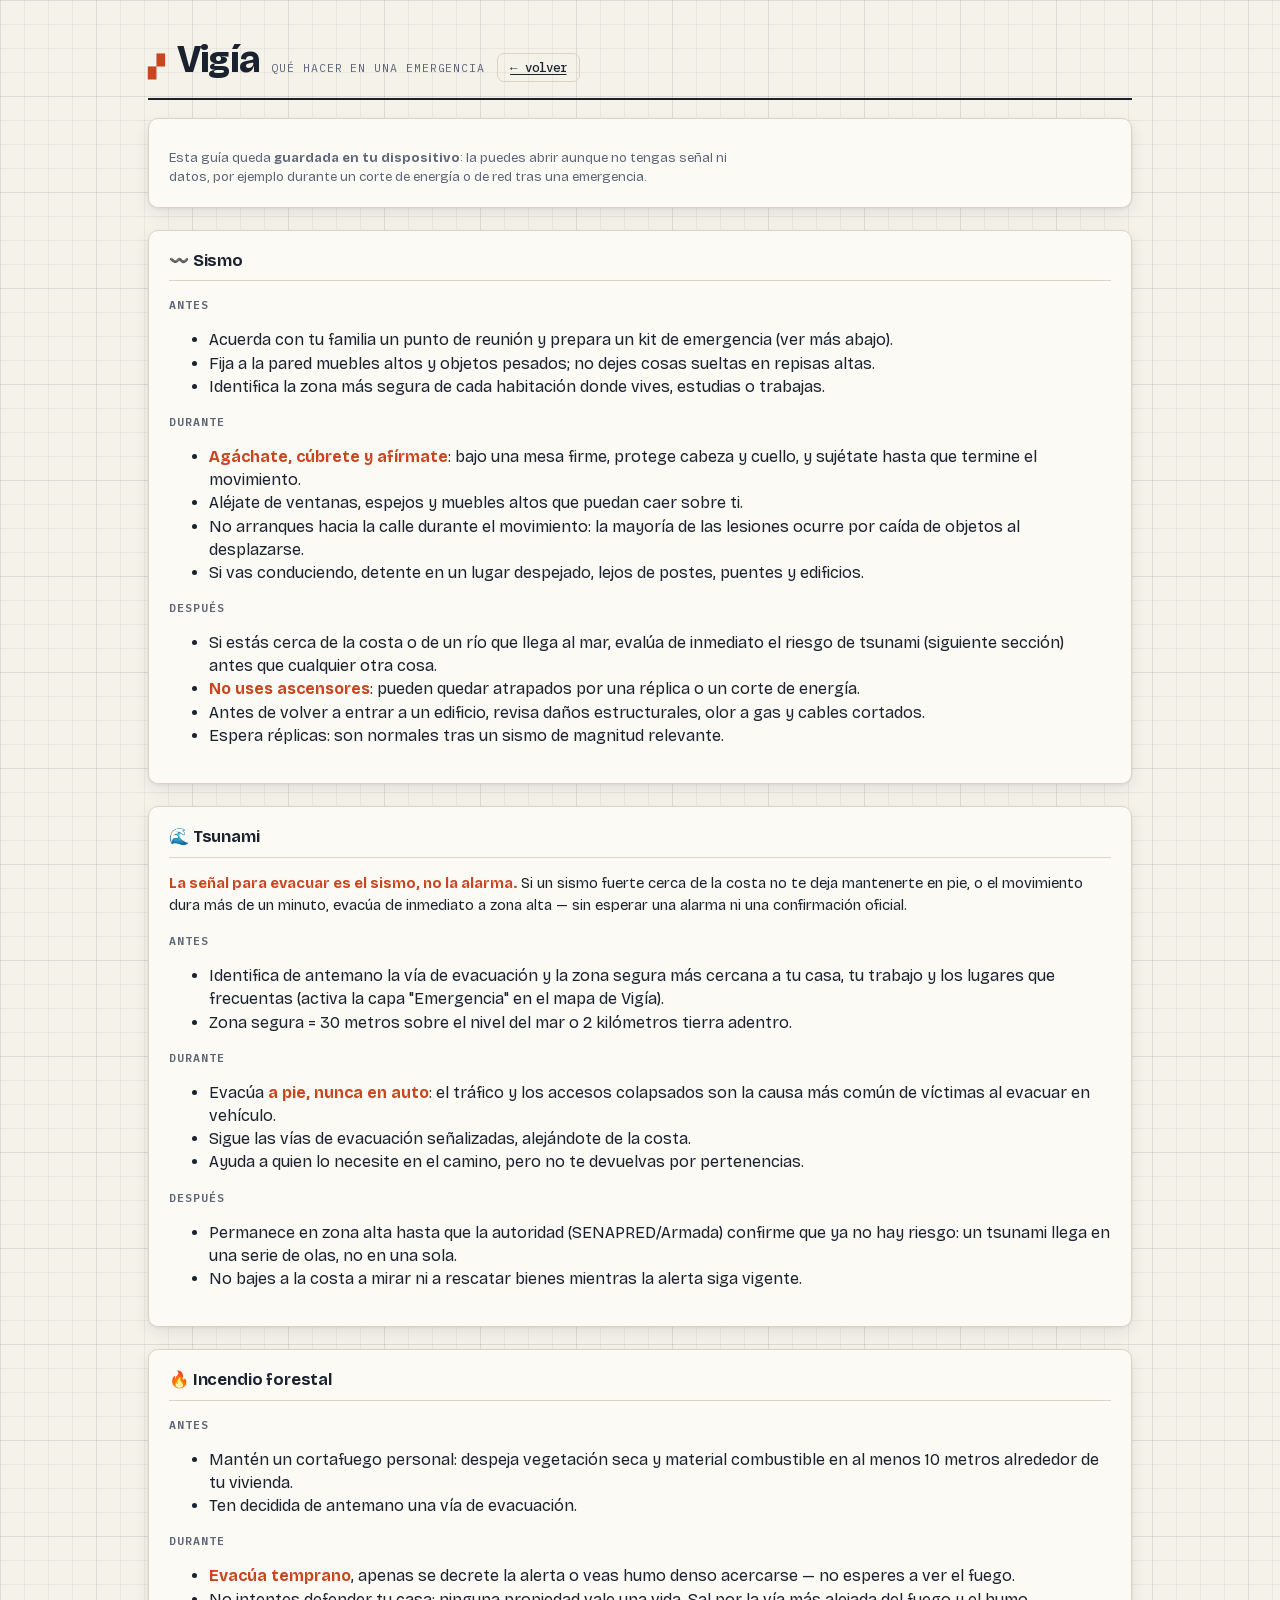
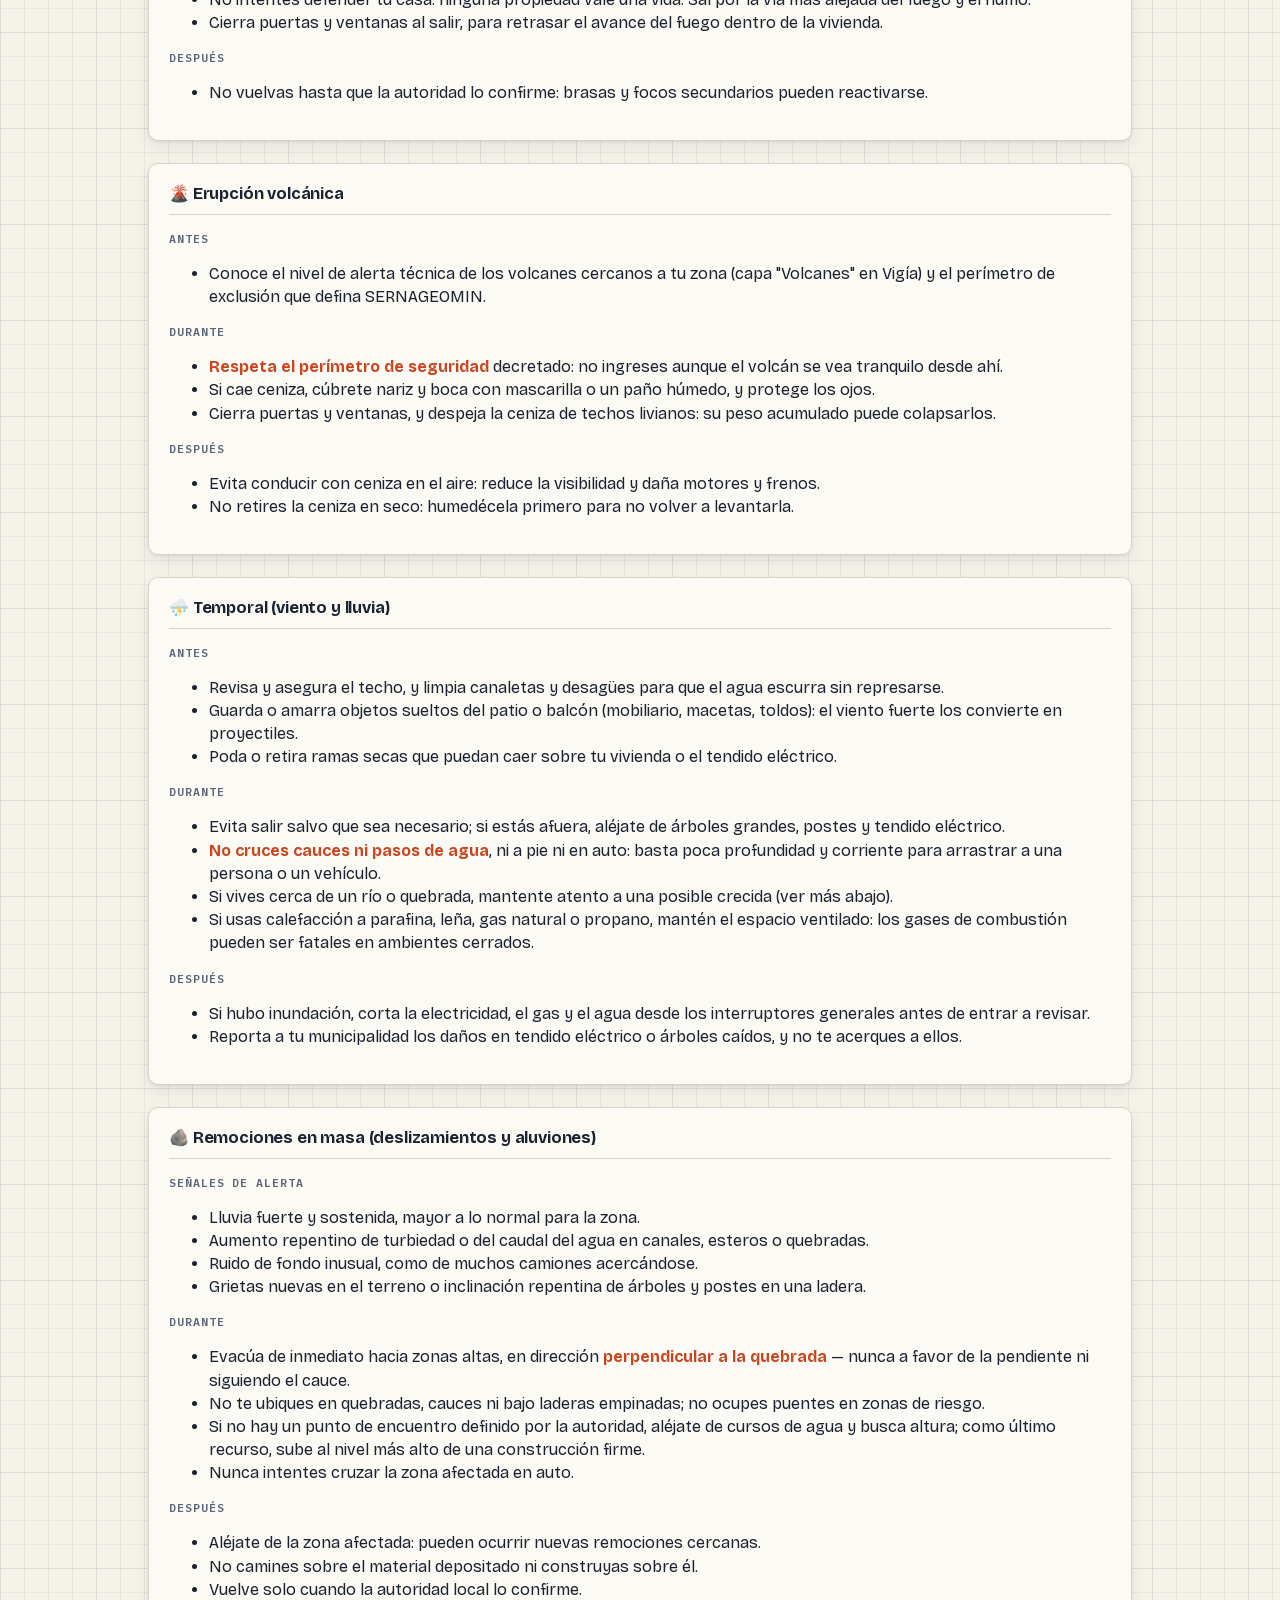
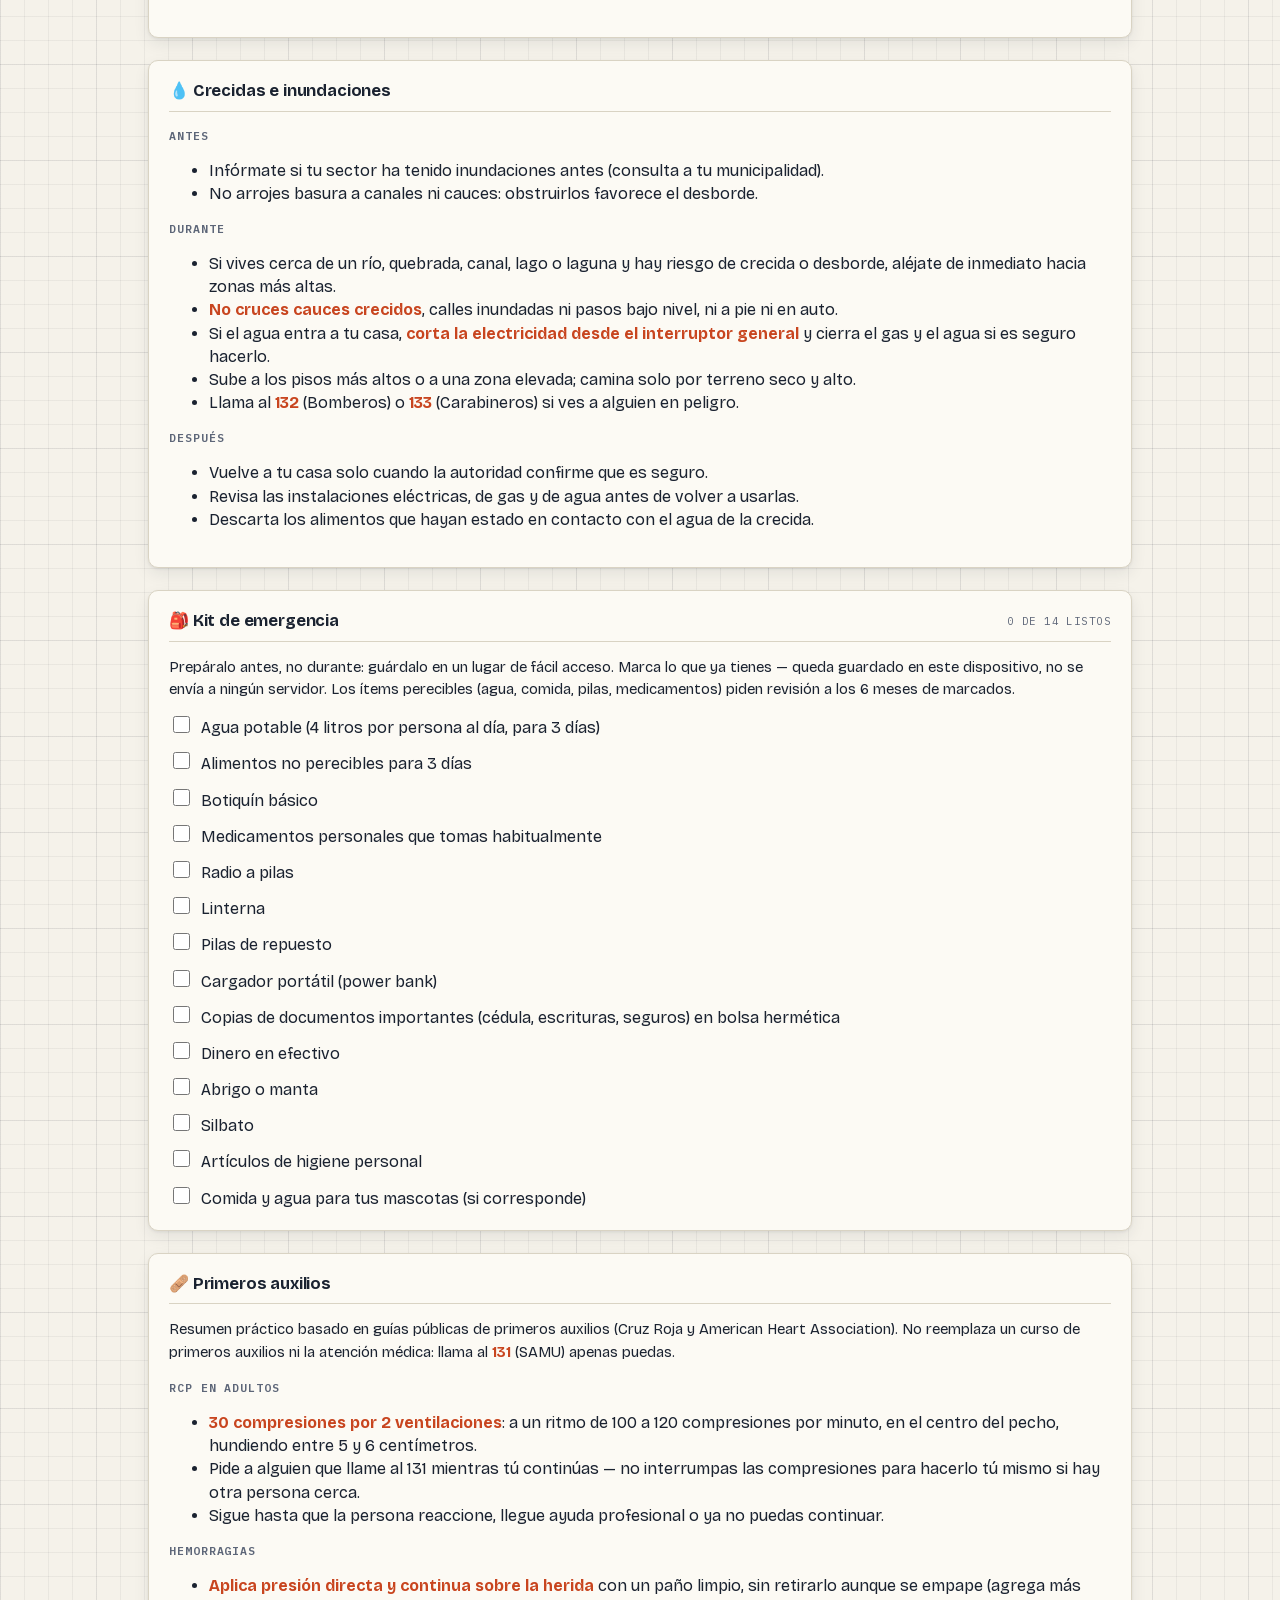
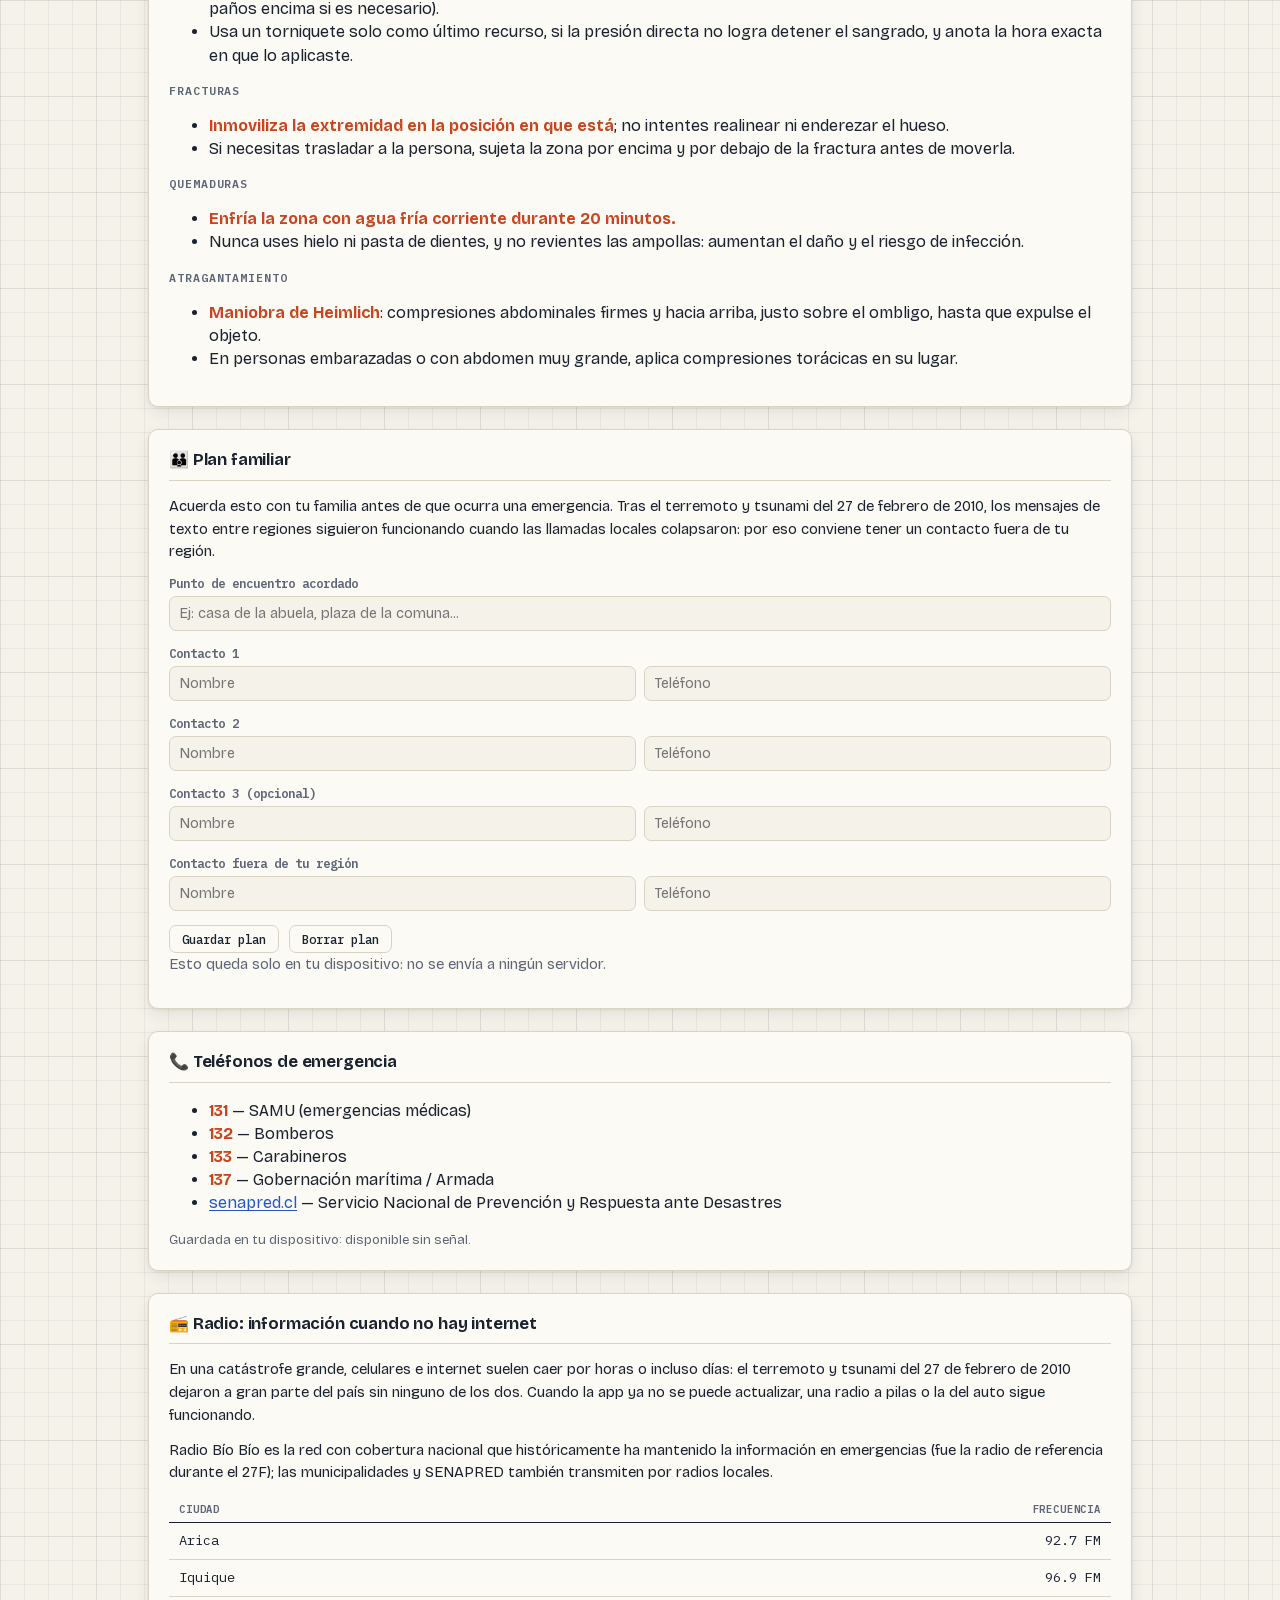
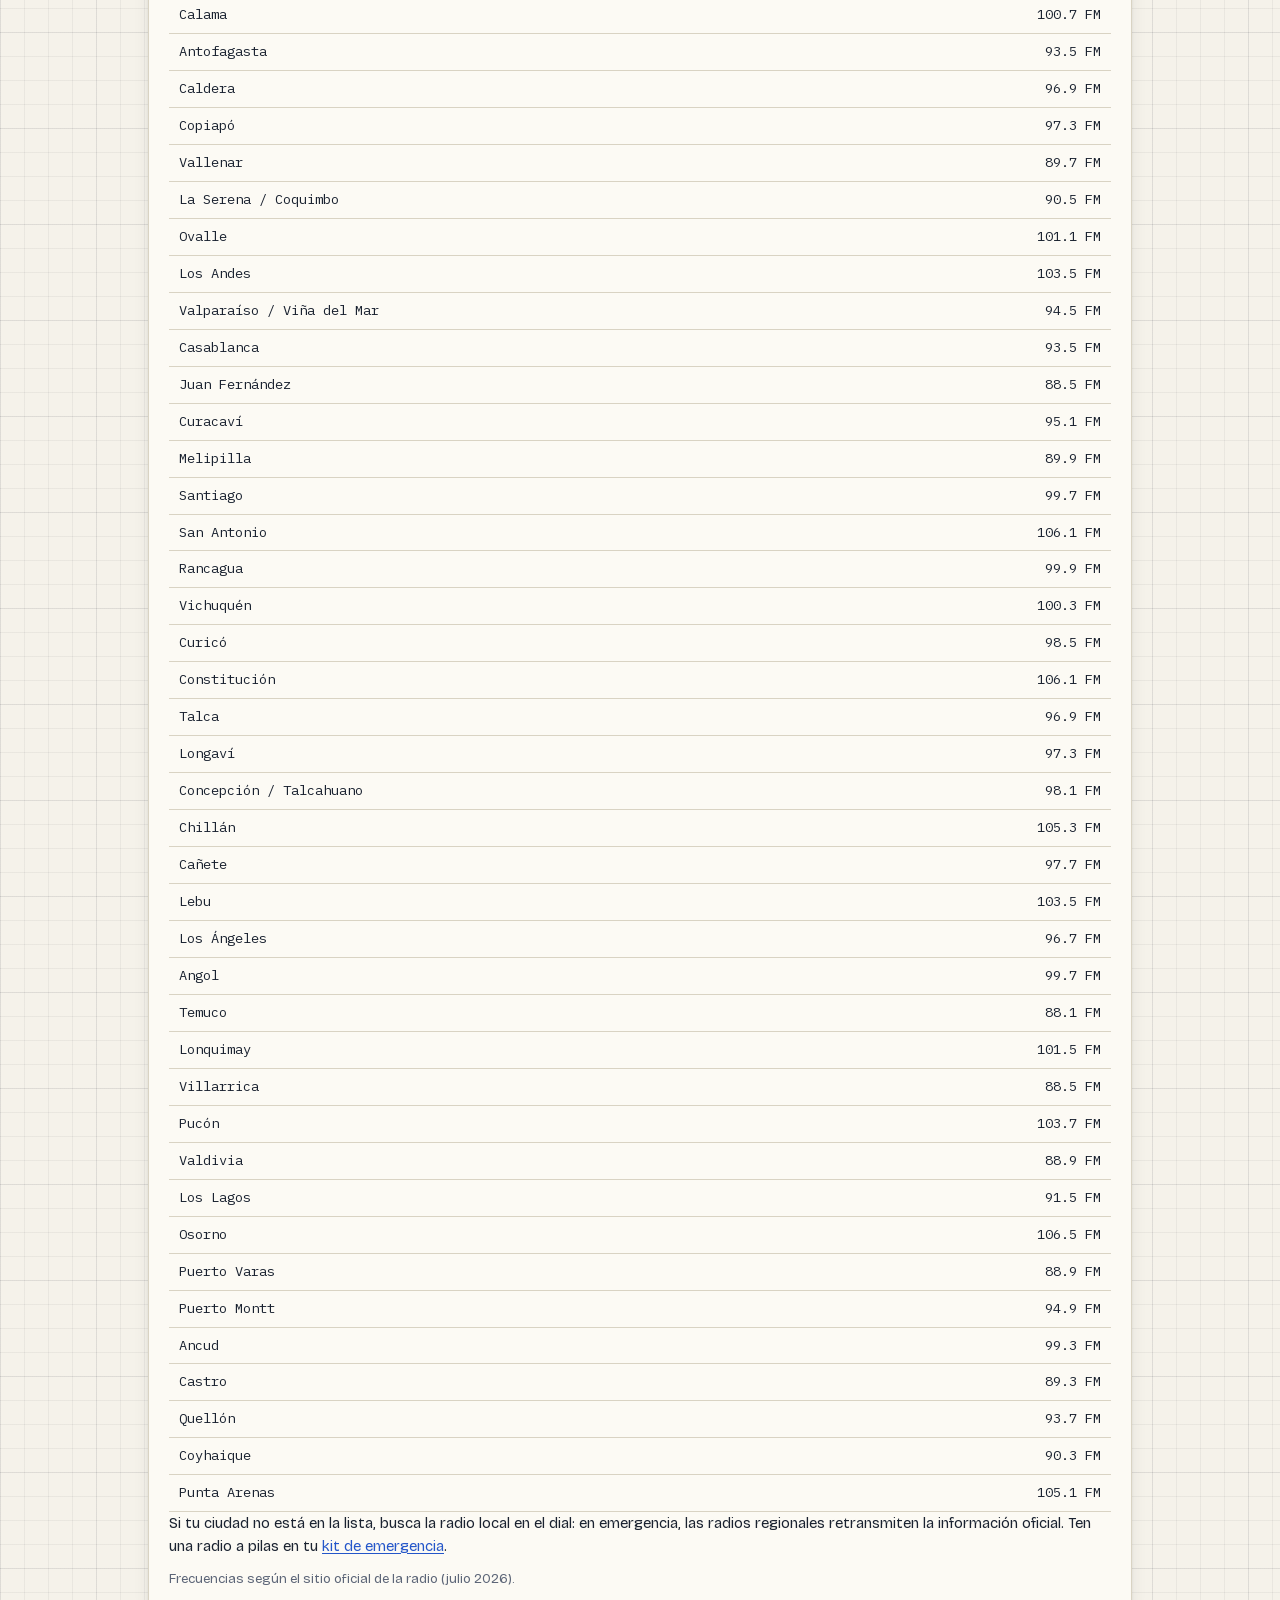
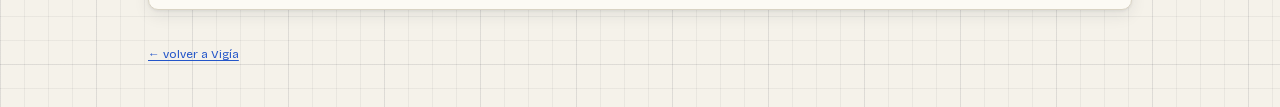
<file: web/emergencia.html>
<!DOCTYPE html>
<html lang="es">
<head>
  <meta charset="utf-8">
  <meta name="viewport" content="width=device-width, initial-scale=1.0, viewport-fit=cover">
  <meta name="color-scheme" content="light dark">
  <meta name="description" content="Guía de emergencia: qué hacer antes, durante y después de un sismo, tsunami, incendio forestal, erupción volcánica, temporal, remoción en masa o crecida de río en Chile. Disponible sin conexión.">
  <meta name="theme-color" media="(prefers-color-scheme: light)" content="#f5f2ea">
  <meta name="theme-color" media="(prefers-color-scheme: dark)" content="#0b111d">
  <link rel="canonical" href="https://vigia.cavara.cl/emergencia.html">
  <!-- Vista previa al compartir el link (Open Graph + Twitter Card) -->
  <meta property="og:type" content="website">
  <meta property="og:site_name" content="Vigía">
  <meta property="og:title" content="Qué hacer en una emergencia — Vigía">
  <meta property="og:description" content="Guía de emergencia para Chile: qué hacer antes, durante y después de un sismo, tsunami, incendio forestal, erupción volcánica, temporal, remoción en masa o crecida de río. Disponible sin conexión.">
  <meta property="og:url" content="https://vigia.cavara.cl/emergencia.html">
  <meta property="og:image" content="https://vigia.cavara.cl/icons/icon-512.png">
  <meta property="og:locale" content="es_CL">
  <meta name="twitter:card" content="summary">
  <title>Qué hacer en una emergencia — Vigía</title>
  <link rel="manifest" href="manifest.webmanifest">
  <link rel="icon" href="icons/icon-192.png" type="image/png">
  <link rel="apple-touch-icon" href="icons/icon-192.png">
  <link rel="stylesheet" href="fonts/fonts.css">
  <script src="theme.js?v=1"></script>
  <link rel="stylesheet" href="app.css?v=105">
  <style>
    /* Checklist del kit y formulario del plan familiar: propios de esta
       página (liviana, sin app.js) — reutilizan las variables de app.css. */
    .kit-list { list-style: none; margin: 12px 0 0; padding: 0; display: grid; gap: 10px; }
    .kit-item { display: flex; align-items: baseline; justify-content: space-between; gap: 10px; flex-wrap: wrap; }
    .kit-item label { display: flex; align-items: baseline; gap: 8px; cursor: pointer; }
    .kit-item input[type="checkbox"] { width: 17px; height: 17px; flex: 0 0 auto; accent-color: var(--accent); }
    .kit-fecha { font: 400 0.72rem var(--font-mono); color: var(--ink-soft); white-space: nowrap; }
    .kit-fecha.kit-revisar { color: var(--accent); font-weight: 600; }

    .plan-form { display: grid; gap: 14px; margin-top: 12px; }
    .plan-field { display: grid; gap: 5px; }
    .plan-field label { font: 600 0.78rem var(--font-mono); color: var(--ink-soft); }
    .plan-field input[type="text"],
    .plan-field input[type="tel"] {
      font: 400 0.9rem var(--font-display);
      color: var(--ink);
      background: var(--bg);
      border: 1.5px solid var(--border);
      border-radius: var(--radius-sm);
      padding: 8px 10px;
    }
    .plan-contacto-row { display: grid; grid-template-columns: 1fr 1fr; gap: 8px; }
    .plan-actions { display: flex; gap: 10px; flex-wrap: wrap; }
    .plan-resumen dl { margin: 10px 0 0; display: grid; gap: 4px; }
    .plan-resumen dt { font: 600 0.72rem var(--font-mono); color: var(--ink-soft); text-transform: uppercase; letter-spacing: 0.04em; margin-top: 8px; }
    .plan-resumen dd { margin: 0; }
    @media (max-width: 520px) {
      .plan-contacto-row { grid-template-columns: 1fr; }
    }
  </style>
</head>
<body>

<header class="masthead">
  <div class="masthead-brand">
    <span class="brand-mark">▞</span>
    <h1>Vigía</h1>
    <span class="brand-sub">qué hacer en una emergencia</span>
    <a class="chip" href="index.html">← volver</a>
  </div>
</header>

<main>

  <section class="panel">
    <p class="panel-note">Esta guía queda <strong>guardada en tu dispositivo</strong>: la puedes abrir aunque no tengas señal ni datos, por ejemplo durante un corte de energía o de red tras una emergencia.</p>
  </section>

  <section class="panel" aria-labelledby="sismo-title">
    <header class="panel-head"><h2 id="sismo-title">〰️ Sismo</h2></header>
    <div class="info-body">
      <h3 class="dialog-h4">Antes</h3>
      <ul>
        <li>Acuerda con tu familia un punto de reunión y prepara un kit de emergencia (ver más abajo).</li>
        <li>Fija a la pared muebles altos y objetos pesados; no dejes cosas sueltas en repisas altas.</li>
        <li>Identifica la zona más segura de cada habitación donde vives, estudias o trabajas.</li>
      </ul>
      <h3 class="dialog-h4">Durante</h3>
      <ul>
        <li><strong>Agáchate, cúbrete y afírmate</strong>: bajo una mesa firme, protege cabeza y cuello, y sujétate hasta que termine el movimiento.</li>
        <li>Aléjate de ventanas, espejos y muebles altos que puedan caer sobre ti.</li>
        <li>No arranques hacia la calle durante el movimiento: la mayoría de las lesiones ocurre por caída de objetos al desplazarse.</li>
        <li>Si vas conduciendo, detente en un lugar despejado, lejos de postes, puentes y edificios.</li>
      </ul>
      <h3 class="dialog-h4">Después</h3>
      <ul>
        <li>Si estás cerca de la costa o de un río que llega al mar, evalúa de inmediato el riesgo de tsunami (siguiente sección) antes que cualquier otra cosa.</li>
        <li><strong>No uses ascensores</strong>: pueden quedar atrapados por una réplica o un corte de energía.</li>
        <li>Antes de volver a entrar a un edificio, revisa daños estructurales, olor a gas y cables cortados.</li>
        <li>Espera réplicas: son normales tras un sismo de magnitud relevante.</li>
      </ul>
    </div>
  </section>

  <section class="panel" aria-labelledby="tsunami-title">
    <header class="panel-head"><h2 id="tsunami-title">🌊 Tsunami</h2></header>
    <div class="info-body">
      <p><strong>La señal para evacuar es el sismo, no la alarma.</strong> Si un sismo fuerte cerca de la costa no te deja mantenerte en pie, o el movimiento dura más de un minuto, evacúa de inmediato a zona alta — sin esperar una alarma ni una confirmación oficial.</p>
      <h3 class="dialog-h4">Antes</h3>
      <ul>
        <li>Identifica de antemano la vía de evacuación y la zona segura más cercana a tu casa, tu trabajo y los lugares que frecuentas (activa la capa "Emergencia" en el mapa de Vigía).</li>
        <li>Zona segura = 30 metros sobre el nivel del mar o 2 kilómetros tierra adentro.</li>
      </ul>
      <h3 class="dialog-h4">Durante</h3>
      <ul>
        <li>Evacúa <strong>a pie, nunca en auto</strong>: el tráfico y los accesos colapsados son la causa más común de víctimas al evacuar en vehículo.</li>
        <li>Sigue las vías de evacuación señalizadas, alejándote de la costa.</li>
        <li>Ayuda a quien lo necesite en el camino, pero no te devuelvas por pertenencias.</li>
      </ul>
      <h3 class="dialog-h4">Después</h3>
      <ul>
        <li>Permanece en zona alta hasta que la autoridad (SENAPRED/Armada) confirme que ya no hay riesgo: un tsunami llega en una serie de olas, no en una sola.</li>
        <li>No bajes a la costa a mirar ni a rescatar bienes mientras la alerta siga vigente.</li>
      </ul>
    </div>
  </section>

  <section class="panel" aria-labelledby="incendio-title">
    <header class="panel-head"><h2 id="incendio-title">🔥 Incendio forestal</h2></header>
    <div class="info-body">
      <h3 class="dialog-h4">Antes</h3>
      <ul>
        <li>Mantén un cortafuego personal: despeja vegetación seca y material combustible en al menos 10 metros alrededor de tu vivienda.</li>
        <li>Ten decidida de antemano una vía de evacuación.</li>
      </ul>
      <h3 class="dialog-h4">Durante</h3>
      <ul>
        <li><strong>Evacúa temprano</strong>, apenas se decrete la alerta o veas humo denso acercarse — no esperes a ver el fuego.</li>
        <li>No intentes defender tu casa: ninguna propiedad vale una vida. Sal por la vía más alejada del fuego y el humo.</li>
        <li>Cierra puertas y ventanas al salir, para retrasar el avance del fuego dentro de la vivienda.</li>
      </ul>
      <h3 class="dialog-h4">Después</h3>
      <ul>
        <li>No vuelvas hasta que la autoridad lo confirme: brasas y focos secundarios pueden reactivarse.</li>
      </ul>
    </div>
  </section>

  <section class="panel" aria-labelledby="erupcion-title">
    <header class="panel-head"><h2 id="erupcion-title">🌋 Erupción volcánica</h2></header>
    <div class="info-body">
      <h3 class="dialog-h4">Antes</h3>
      <ul>
        <li>Conoce el nivel de alerta técnica de los volcanes cercanos a tu zona (capa "Volcanes" en Vigía) y el perímetro de exclusión que defina SERNAGEOMIN.</li>
      </ul>
      <h3 class="dialog-h4">Durante</h3>
      <ul>
        <li><strong>Respeta el perímetro de seguridad</strong> decretado: no ingreses aunque el volcán se vea tranquilo desde ahí.</li>
        <li>Si cae ceniza, cúbrete nariz y boca con mascarilla o un paño húmedo, y protege los ojos.</li>
        <li>Cierra puertas y ventanas, y despeja la ceniza de techos livianos: su peso acumulado puede colapsarlos.</li>
      </ul>
      <h3 class="dialog-h4">Después</h3>
      <ul>
        <li>Evita conducir con ceniza en el aire: reduce la visibilidad y daña motores y frenos.</li>
        <li>No retires la ceniza en seco: humedécela primero para no volver a levantarla.</li>
      </ul>
    </div>
  </section>

  <section class="panel" aria-labelledby="temporal-title">
    <header class="panel-head"><h2 id="temporal-title">⛈️ Temporal (viento y lluvia)</h2></header>
    <div class="info-body">
      <h3 class="dialog-h4">Antes</h3>
      <ul>
        <li>Revisa y asegura el techo, y limpia canaletas y desagües para que el agua escurra sin represarse.</li>
        <li>Guarda o amarra objetos sueltos del patio o balcón (mobiliario, macetas, toldos): el viento fuerte los convierte en proyectiles.</li>
        <li>Poda o retira ramas secas que puedan caer sobre tu vivienda o el tendido eléctrico.</li>
      </ul>
      <h3 class="dialog-h4">Durante</h3>
      <ul>
        <li>Evita salir salvo que sea necesario; si estás afuera, aléjate de árboles grandes, postes y tendido eléctrico.</li>
        <li><strong>No cruces cauces ni pasos de agua</strong>, ni a pie ni en auto: basta poca profundidad y corriente para arrastrar a una persona o un vehículo.</li>
        <li>Si vives cerca de un río o quebrada, mantente atento a una posible crecida (ver más abajo).</li>
        <li>Si usas calefacción a parafina, leña, gas natural o propano, mantén el espacio ventilado: los gases de combustión pueden ser fatales en ambientes cerrados.</li>
      </ul>
      <h3 class="dialog-h4">Después</h3>
      <ul>
        <li>Si hubo inundación, corta la electricidad, el gas y el agua desde los interruptores generales antes de entrar a revisar.</li>
        <li>Reporta a tu municipalidad los daños en tendido eléctrico o árboles caídos, y no te acerques a ellos.</li>
      </ul>
    </div>
  </section>

  <section class="panel" aria-labelledby="remocion-title">
    <header class="panel-head"><h2 id="remocion-title">🪨 Remociones en masa (deslizamientos y aluviones)</h2></header>
    <div class="info-body">
      <h3 class="dialog-h4">Señales de alerta</h3>
      <ul>
        <li>Lluvia fuerte y sostenida, mayor a lo normal para la zona.</li>
        <li>Aumento repentino de turbiedad o del caudal del agua en canales, esteros o quebradas.</li>
        <li>Ruido de fondo inusual, como de muchos camiones acercándose.</li>
        <li>Grietas nuevas en el terreno o inclinación repentina de árboles y postes en una ladera.</li>
      </ul>
      <h3 class="dialog-h4">Durante</h3>
      <ul>
        <li>Evacúa de inmediato hacia zonas altas, en dirección <strong>perpendicular a la quebrada</strong> — nunca a favor de la pendiente ni siguiendo el cauce.</li>
        <li>No te ubiques en quebradas, cauces ni bajo laderas empinadas; no ocupes puentes en zonas de riesgo.</li>
        <li>Si no hay un punto de encuentro definido por la autoridad, aléjate de cursos de agua y busca altura; como último recurso, sube al nivel más alto de una construcción firme.</li>
        <li>Nunca intentes cruzar la zona afectada en auto.</li>
      </ul>
      <h3 class="dialog-h4">Después</h3>
      <ul>
        <li>Aléjate de la zona afectada: pueden ocurrir nuevas remociones cercanas.</li>
        <li>No camines sobre el material depositado ni construyas sobre él.</li>
        <li>Vuelve solo cuando la autoridad local lo confirme.</li>
      </ul>
    </div>
  </section>

  <section class="panel" aria-labelledby="crecida-title">
    <header class="panel-head"><h2 id="crecida-title">💧 Crecidas e inundaciones</h2></header>
    <div class="info-body">
      <h3 class="dialog-h4">Antes</h3>
      <ul>
        <li>Infórmate si tu sector ha tenido inundaciones antes (consulta a tu municipalidad).</li>
        <li>No arrojes basura a canales ni cauces: obstruirlos favorece el desborde.</li>
      </ul>
      <h3 class="dialog-h4">Durante</h3>
      <ul>
        <li>Si vives cerca de un río, quebrada, canal, lago o laguna y hay riesgo de crecida o desborde, aléjate de inmediato hacia zonas más altas.</li>
        <li><strong>No cruces cauces crecidos</strong>, calles inundadas ni pasos bajo nivel, ni a pie ni en auto.</li>
        <li>Si el agua entra a tu casa, <strong>corta la electricidad desde el interruptor general</strong> y cierra el gas y el agua si es seguro hacerlo.</li>
        <li>Sube a los pisos más altos o a una zona elevada; camina solo por terreno seco y alto.</li>
        <li>Llama al <strong>132</strong> (Bomberos) o <strong>133</strong> (Carabineros) si ves a alguien en peligro.</li>
      </ul>
      <h3 class="dialog-h4">Después</h3>
      <ul>
        <li>Vuelve a tu casa solo cuando la autoridad confirme que es seguro.</li>
        <li>Revisa las instalaciones eléctricas, de gas y de agua antes de volver a usarlas.</li>
        <li>Descarta los alimentos que hayan estado en contacto con el agua de la crecida.</li>
      </ul>
    </div>
  </section>

  <section class="panel" aria-labelledby="kit-title">
    <header class="panel-head">
      <h2 id="kit-title">🎒 Kit de emergencia</h2>
      <span class="panel-meta" id="kit-counter">0 de 14 listos</span>
    </header>
    <div class="info-body">
      <p>Prepáralo antes, no durante: guárdalo en un lugar de fácil acceso. Marca lo que ya tienes — queda guardado en este dispositivo, no se envía a ningún servidor. Los ítems perecibles (agua, comida, pilas, medicamentos) piden revisión a los 6 meses de marcados.</p>
      <ul class="kit-list" id="kit-list">
        <li class="kit-item" data-id="agua">
          <label for="kit-agua"><input type="checkbox" id="kit-agua"> Agua potable (4 litros por persona al día, para 3 días)</label>
          <span class="kit-fecha" data-fecha-for="agua"></span>
        </li>
        <li class="kit-item" data-id="comida">
          <label for="kit-comida"><input type="checkbox" id="kit-comida"> Alimentos no perecibles para 3 días</label>
          <span class="kit-fecha" data-fecha-for="comida"></span>
        </li>
        <li class="kit-item" data-id="botiquin">
          <label for="kit-botiquin"><input type="checkbox" id="kit-botiquin"> Botiquín básico</label>
          <span class="kit-fecha" data-fecha-for="botiquin"></span>
        </li>
        <li class="kit-item" data-id="medicamentos">
          <label for="kit-medicamentos"><input type="checkbox" id="kit-medicamentos"> Medicamentos personales que tomas habitualmente</label>
          <span class="kit-fecha" data-fecha-for="medicamentos"></span>
        </li>
        <li class="kit-item" data-id="radio">
          <label for="kit-radio"><input type="checkbox" id="kit-radio"> Radio a pilas</label>
          <span class="kit-fecha" data-fecha-for="radio"></span>
        </li>
        <li class="kit-item" data-id="linterna">
          <label for="kit-linterna"><input type="checkbox" id="kit-linterna"> Linterna</label>
          <span class="kit-fecha" data-fecha-for="linterna"></span>
        </li>
        <li class="kit-item" data-id="pilas">
          <label for="kit-pilas"><input type="checkbox" id="kit-pilas"> Pilas de repuesto</label>
          <span class="kit-fecha" data-fecha-for="pilas"></span>
        </li>
        <li class="kit-item" data-id="cargador">
          <label for="kit-cargador"><input type="checkbox" id="kit-cargador"> Cargador portátil (power bank)</label>
          <span class="kit-fecha" data-fecha-for="cargador"></span>
        </li>
        <li class="kit-item" data-id="documentos">
          <label for="kit-documentos"><input type="checkbox" id="kit-documentos"> Copias de documentos importantes (cédula, escrituras, seguros) en bolsa hermética</label>
          <span class="kit-fecha" data-fecha-for="documentos"></span>
        </li>
        <li class="kit-item" data-id="efectivo">
          <label for="kit-efectivo"><input type="checkbox" id="kit-efectivo"> Dinero en efectivo</label>
          <span class="kit-fecha" data-fecha-for="efectivo"></span>
        </li>
        <li class="kit-item" data-id="abrigo">
          <label for="kit-abrigo"><input type="checkbox" id="kit-abrigo"> Abrigo o manta</label>
          <span class="kit-fecha" data-fecha-for="abrigo"></span>
        </li>
        <li class="kit-item" data-id="silbato">
          <label for="kit-silbato"><input type="checkbox" id="kit-silbato"> Silbato</label>
          <span class="kit-fecha" data-fecha-for="silbato"></span>
        </li>
        <li class="kit-item" data-id="higiene">
          <label for="kit-higiene"><input type="checkbox" id="kit-higiene"> Artículos de higiene personal</label>
          <span class="kit-fecha" data-fecha-for="higiene"></span>
        </li>
        <li class="kit-item" data-id="mascotas">
          <label for="kit-mascotas"><input type="checkbox" id="kit-mascotas"> Comida y agua para tus mascotas (si corresponde)</label>
          <span class="kit-fecha" data-fecha-for="mascotas"></span>
        </li>
      </ul>
    </div>
  </section>

  <section class="panel" aria-labelledby="auxilios-title">
    <header class="panel-head"><h2 id="auxilios-title">🩹 Primeros auxilios</h2></header>
    <div class="info-body">
      <p>Resumen práctico basado en guías públicas de primeros auxilios (Cruz Roja y American Heart Association). No reemplaza un curso de primeros auxilios ni la atención médica: llama al <strong>131</strong> (SAMU) apenas puedas.</p>
      <h3 class="dialog-h4">RCP en adultos</h3>
      <ul>
        <li><strong>30 compresiones por 2 ventilaciones</strong>: a un ritmo de 100 a 120 compresiones por minuto, en el centro del pecho, hundiendo entre 5 y 6 centímetros.</li>
        <li>Pide a alguien que llame al 131 mientras tú continúas — no interrumpas las compresiones para hacerlo tú mismo si hay otra persona cerca.</li>
        <li>Sigue hasta que la persona reaccione, llegue ayuda profesional o ya no puedas continuar.</li>
      </ul>
      <h3 class="dialog-h4">Hemorragias</h3>
      <ul>
        <li><strong>Aplica presión directa y continua sobre la herida</strong> con un paño limpio, sin retirarlo aunque se empape (agrega más paños encima si es necesario).</li>
        <li>Usa un torniquete solo como último recurso, si la presión directa no logra detener el sangrado, y anota la hora exacta en que lo aplicaste.</li>
      </ul>
      <h3 class="dialog-h4">Fracturas</h3>
      <ul>
        <li><strong>Inmoviliza la extremidad en la posición en que está</strong>; no intentes realinear ni enderezar el hueso.</li>
        <li>Si necesitas trasladar a la persona, sujeta la zona por encima y por debajo de la fractura antes de moverla.</li>
      </ul>
      <h3 class="dialog-h4">Quemaduras</h3>
      <ul>
        <li><strong>Enfría la zona con agua fría corriente durante 20 minutos.</strong></li>
        <li>Nunca uses hielo ni pasta de dientes, y no revientes las ampollas: aumentan el daño y el riesgo de infección.</li>
      </ul>
      <h3 class="dialog-h4">Atragantamiento</h3>
      <ul>
        <li><strong>Maniobra de Heimlich</strong>: compresiones abdominales firmes y hacia arriba, justo sobre el ombligo, hasta que expulse el objeto.</li>
        <li>En personas embarazadas o con abdomen muy grande, aplica compresiones torácicas en su lugar.</li>
      </ul>
    </div>
  </section>

  <section class="panel" aria-labelledby="plan-title">
    <header class="panel-head"><h2 id="plan-title">👪 Plan familiar</h2></header>
    <div class="info-body">
      <p>Acuerda esto con tu familia antes de que ocurra una emergencia. Tras el terremoto y tsunami del 27 de febrero de 2010, los mensajes de texto entre regiones siguieron funcionando cuando las llamadas locales colapsaron: por eso conviene tener un contacto fuera de tu región.</p>
      <form id="plan-form" class="plan-form">
        <div class="plan-field">
          <label for="plan-encuentro">Punto de encuentro acordado</label>
          <input type="text" id="plan-encuentro" placeholder="Ej: casa de la abuela, plaza de la comuna...">
        </div>
        <div class="plan-field">
          <label for="plan-c1-nombre">Contacto 1</label>
          <div class="plan-contacto-row">
            <input type="text" id="plan-c1-nombre" placeholder="Nombre">
            <input type="tel" id="plan-c1-tel" placeholder="Teléfono">
          </div>
        </div>
        <div class="plan-field">
          <label for="plan-c2-nombre">Contacto 2</label>
          <div class="plan-contacto-row">
            <input type="text" id="plan-c2-nombre" placeholder="Nombre">
            <input type="tel" id="plan-c2-tel" placeholder="Teléfono">
          </div>
        </div>
        <div class="plan-field">
          <label for="plan-c3-nombre">Contacto 3 (opcional)</label>
          <div class="plan-contacto-row">
            <input type="text" id="plan-c3-nombre" placeholder="Nombre">
            <input type="tel" id="plan-c3-tel" placeholder="Teléfono">
          </div>
        </div>
        <div class="plan-field">
          <label for="plan-fuera-nombre">Contacto fuera de tu región</label>
          <div class="plan-contacto-row">
            <input type="text" id="plan-fuera-nombre" placeholder="Nombre">
            <input type="tel" id="plan-fuera-tel" placeholder="Teléfono">
          </div>
        </div>
        <div class="plan-actions">
          <button type="submit" class="chip">Guardar plan</button>
          <button type="button" id="plan-borrar" class="chip">Borrar plan</button>
        </div>
      </form>
      <div id="plan-resumen" class="plan-resumen" hidden>
        <h3 class="dialog-h4">Tu plan guardado</h3>
        <dl id="plan-resumen-body"></dl>
      </div>
      <p class="panel-note">Esto queda solo en tu dispositivo: no se envía a ningún servidor.</p>
    </div>
  </section>

  <section class="panel" aria-labelledby="telefonos-title">
    <header class="panel-head"><h2 id="telefonos-title">📞 Teléfonos de emergencia</h2></header>
    <div class="info-body">
      <ul>
        <li><strong>131</strong> — SAMU (emergencias médicas)</li>
        <li><strong>132</strong> — Bomberos</li>
        <li><strong>133</strong> — Carabineros</li>
        <li><strong>137</strong> — Gobernación marítima / Armada</li>
        <li><a href="https://senapred.cl/" rel="noopener" target="_blank">senapred.cl</a> — Servicio Nacional de Prevención y Respuesta ante Desastres</li>
      </ul>
    </div>
    <p class="panel-note">Guardada en tu dispositivo: disponible sin señal.</p>
  </section>

  <section class="panel" aria-labelledby="radio-title">
    <header class="panel-head"><h2 id="radio-title">📻 Radio: información cuando no hay internet</h2></header>
    <div class="info-body">
      <p>En una catástrofe grande, celulares e internet suelen caer por horas o incluso días: el terremoto y tsunami del 27 de febrero de 2010 dejaron a gran parte del país sin ninguno de los dos. Cuando la app ya no se puede actualizar, una radio a pilas o la del auto sigue funcionando.</p>
      <p>Radio Bío Bío es la red con cobertura nacional que históricamente ha mantenido la información en emergencias (fue la radio de referencia durante el 27F); las municipalidades y SENAPRED también transmiten por radios locales.</p>
      <div class="table-wrap">
        <table class="radio-table">
          <thead>
            <tr><th scope="col">Ciudad</th><th scope="col">Frecuencia</th></tr>
          </thead>
          <tbody>
            <tr><td>Arica</td><td>92.7 FM</td></tr>
            <tr><td>Iquique</td><td>96.9 FM</td></tr>
            <tr><td>Calama</td><td>100.7 FM</td></tr>
            <tr><td>Antofagasta</td><td>93.5 FM</td></tr>
            <tr><td>Caldera</td><td>96.9 FM</td></tr>
            <tr><td>Copiapó</td><td>97.3 FM</td></tr>
            <tr><td>Vallenar</td><td>89.7 FM</td></tr>
            <tr><td>La Serena / Coquimbo</td><td>90.5 FM</td></tr>
            <tr><td>Ovalle</td><td>101.1 FM</td></tr>
            <tr><td>Los Andes</td><td>103.5 FM</td></tr>
            <tr><td>Valparaíso / Viña del Mar</td><td>94.5 FM</td></tr>
            <tr><td>Casablanca</td><td>93.5 FM</td></tr>
            <tr><td>Juan Fernández</td><td>88.5 FM</td></tr>
            <tr><td>Curacaví</td><td>95.1 FM</td></tr>
            <tr><td>Melipilla</td><td>89.9 FM</td></tr>
            <tr><td>Santiago</td><td>99.7 FM</td></tr>
            <tr><td>San Antonio</td><td>106.1 FM</td></tr>
            <tr><td>Rancagua</td><td>99.9 FM</td></tr>
            <tr><td>Vichuquén</td><td>100.3 FM</td></tr>
            <tr><td>Curicó</td><td>98.5 FM</td></tr>
            <tr><td>Constitución</td><td>106.1 FM</td></tr>
            <tr><td>Talca</td><td>96.9 FM</td></tr>
            <tr><td>Longaví</td><td>97.3 FM</td></tr>
            <tr><td>Concepción / Talcahuano</td><td>98.1 FM</td></tr>
            <tr><td>Chillán</td><td>105.3 FM</td></tr>
            <tr><td>Cañete</td><td>97.7 FM</td></tr>
            <tr><td>Lebu</td><td>103.5 FM</td></tr>
            <tr><td>Los Ángeles</td><td>96.7 FM</td></tr>
            <tr><td>Angol</td><td>99.7 FM</td></tr>
            <tr><td>Temuco</td><td>88.1 FM</td></tr>
            <tr><td>Lonquimay</td><td>101.5 FM</td></tr>
            <tr><td>Villarrica</td><td>88.5 FM</td></tr>
            <tr><td>Pucón</td><td>103.7 FM</td></tr>
            <tr><td>Valdivia</td><td>88.9 FM</td></tr>
            <tr><td>Los Lagos</td><td>91.5 FM</td></tr>
            <tr><td>Osorno</td><td>106.5 FM</td></tr>
            <tr><td>Puerto Varas</td><td>88.9 FM</td></tr>
            <tr><td>Puerto Montt</td><td>94.9 FM</td></tr>
            <tr><td>Ancud</td><td>99.3 FM</td></tr>
            <tr><td>Castro</td><td>89.3 FM</td></tr>
            <tr><td>Quellón</td><td>93.7 FM</td></tr>
            <tr><td>Coyhaique</td><td>90.3 FM</td></tr>
            <tr><td>Punta Arenas</td><td>105.1 FM</td></tr>
          </tbody>
        </table>
      </div>
      <p>Si tu ciudad no está en la lista, busca la radio local en el dial: en emergencia, las radios regionales retransmiten la información oficial. Ten una radio a pilas en tu <a href="#kit-title">kit de emergencia</a>.</p>
    </div>
    <p class="panel-note">Frecuencias según el sitio oficial de la radio (julio 2026).</p>
  </section>

</main>

<footer class="colophon">
  <p><a href="index.html">← volver a Vigía</a></p>
</footer>

<script src="emergencia.js?v=1" defer></script>
</body>
</html>
</file>
<file: web/fonts/fonts.css>
@font-face {
  font-family: 'Bricolage Grotesque';
  font-style: normal;
  font-weight: 300 800;
  font-stretch: 100%;
  font-display: swap;
  src: url(BricolageGrotesque-300-800-0.woff2) format('woff2');
  unicode-range: U+0000-00FF, U+0131, U+0152-0153, U+02BB-02BC, U+02C6, U+02DA, U+02DC, U+0304, U+0308, U+0329, U+2000-206F, U+20AC, U+2122, U+2191, U+2193, U+2212, U+2215, U+FEFF, U+FFFD;
}
@font-face {
  font-family: 'IBM Plex Mono';
  font-style: normal;
  font-weight: 400;
  font-display: swap;
  src: url(IBMPlexMono-400-1.woff2) format('woff2');
  unicode-range: U+0000-00FF, U+0131, U+0152-0153, U+02BB-02BC, U+02C6, U+02DA, U+02DC, U+0304, U+0308, U+0329, U+2000-206F, U+20AC, U+2122, U+2191, U+2193, U+2212, U+2215, U+FEFF, U+FFFD;
}
@font-face {
  font-family: 'IBM Plex Mono';
  font-style: normal;
  font-weight: 500;
  font-display: swap;
  src: url(IBMPlexMono-500-2.woff2) format('woff2');
  unicode-range: U+0000-00FF, U+0131, U+0152-0153, U+02BB-02BC, U+02C6, U+02DA, U+02DC, U+0304, U+0308, U+0329, U+2000-206F, U+20AC, U+2122, U+2191, U+2193, U+2212, U+2215, U+FEFF, U+FFFD;
}
@font-face {
  font-family: 'IBM Plex Mono';
  font-style: normal;
  font-weight: 600;
  font-display: swap;
  src: url(IBMPlexMono-600-3.woff2) format('woff2');
  unicode-range: U+0000-00FF, U+0131, U+0152-0153, U+02BB-02BC, U+02C6, U+02DA, U+02DC, U+0304, U+0308, U+0329, U+2000-206F, U+20AC, U+2122, U+2191, U+2193, U+2212, U+2215, U+FEFF, U+FFFD;
}
</file>
<file: web/app.css>
/* ─────────────────────────────────────────────────────────────
   Sinóptica — instrumento meteorológico
   Estética: carta sinóptica sobre papel milimetrado (claro)
             / cielo de tinta nocturna (oscuro)
   ───────────────────────────────────────────────────────────── */

:root {
  --bg: #f5f2ea;
  --bg-panel: #fcfaf4;
  --ink: #1a2230;
  --ink-soft: #5d6678;
  --border: #d9d3c3;
  --grid-line: rgba(26, 34, 48, 0.055);
  --accent: #c8451f;
  --accent2: #2456c9;
  --band: rgba(36, 86, 201, 0.14);
  --band-outer: rgba(36, 86, 201, 0.07);
  --shadow: rgba(26, 34, 48, 0.08);
  --sismo-h1: #d81e2c;
  --sismo-h6: #e0791b;
  --sismo-h24: #b8932a;
  --foco-h: #ff5400;
  --foco-n: #ff8f1f;
  --foco-l: #ffc857;
  --alerta-roja: #d81e2c;
  --alerta-amarilla: #e0a71b;
  --alerta-preventiva: #2f9e44;
  --vol-verde: #2f9e44;
  --vol-amarilla: #e0a71b;
  --vol-naranja: #ff7a1a;
  --vol-roja: #d81e2c;
  --evac: #1f9e4c;
  --evac-volcan: #ff7a1a;
  --rem-flujo: #8a5a2b;
  --rem-desliza: #b5541e;
  --rem-caida: #55606e;
  --marea-sube: #2456c9;
  --marea-baja: #0e9888;
  --pp-0: #dfe6f0;
  --pp-bajo: #7aa6ff;
  --pp-medio: #2f6fd6;
  --pp-alto: #7c3aed;
  --pp-severo: #c81e3a;
  --font-display: "Bricolage Grotesque", "Avenir Next", sans-serif;
  --font-mono: "IBM Plex Mono", ui-monospace, "SF Mono", monospace;
  --radius: 10px;
  --radius-sm: 7px;
  --radius-full: 999px;
  --shadow-1: 0 1px 3px var(--shadow), 0 6px 16px var(--shadow);
  --shadow-2: 0 4px 12px var(--shadow), 0 12px 32px var(--shadow);
  --tr: 0.15s ease;
}

@media (prefers-color-scheme: dark) {
  :root:not([data-tema="light"]) {
    --bg: #0b111d;
    --bg-panel: #111929;
    --ink: #e9e4d6;
    --ink-soft: #8b94a7;
    --border: #243049;
    --grid-line: rgba(233, 228, 214, 0.05);
    --accent: #ff7a4d;
    --accent2: #6f9bff;
    --band: rgba(111, 155, 255, 0.16);
    --band-outer: rgba(111, 155, 255, 0.08);
    --shadow: rgba(0, 0, 0, 0.45);
    --sismo-h1: #ff4d5e;
    --sismo-h6: #ff9d3d;
    --sismo-h24: #e0c14f;
    --foco-h: #ff6a33;
    --foco-n: #ffab52;
    --foco-l: #ffd873;
    --alerta-roja: #ff4d5e;
    --alerta-amarilla: #f0c14f;
    --alerta-preventiva: #4bc76b;
    --vol-verde: #4bc76b;
    --vol-amarilla: #f0c14f;
    --vol-naranja: #ff9648;
    --vol-roja: #ff4d5e;
    --evac: #4ce68a;
    --evac-volcan: #ff9648;
    --rem-flujo: #d9a066;
    --rem-desliza: #e6824a;
    --rem-caida: #9aa8b8;
    --marea-sube: #6f9bff;
    --marea-baja: #3fc4b1;
    --pp-0: #24304a;
    --pp-bajo: #7aa6ff;
    --pp-medio: #6f9bff;
    --pp-alto: #a78bfa;
    --pp-severo: #ff4d5e;
  }
}

/* Selector manual de tema: mismo set que el bloque @media de arriba;
   mantener sincronizados. */
:root[data-tema="dark"] {
  --bg: #0b111d;
  --bg-panel: #111929;
  --ink: #e9e4d6;
  --ink-soft: #8b94a7;
  --border: #243049;
  --grid-line: rgba(233, 228, 214, 0.05);
  --accent: #ff7a4d;
  --accent2: #6f9bff;
  --band: rgba(111, 155, 255, 0.16);
  --band-outer: rgba(111, 155, 255, 0.08);
  --shadow: rgba(0, 0, 0, 0.45);
  --sismo-h1: #ff4d5e;
  --sismo-h6: #ff9d3d;
  --sismo-h24: #e0c14f;
  --foco-h: #ff6a33;
  --foco-n: #ffab52;
  --foco-l: #ffd873;
  --alerta-roja: #ff4d5e;
  --alerta-amarilla: #f0c14f;
  --alerta-preventiva: #4bc76b;
  --vol-verde: #4bc76b;
  --vol-amarilla: #f0c14f;
  --vol-naranja: #ff9648;
  --vol-roja: #ff4d5e;
  --evac: #4ce68a;
  --evac-volcan: #ff9648;
  --rem-flujo: #d9a066;
  --rem-desliza: #e6824a;
  --rem-caida: #9aa8b8;
  --marea-sube: #6f9bff;
  --marea-baja: #3fc4b1;
  --pp-0: #24304a;
  --pp-bajo: #7aa6ff;
  --pp-medio: #6f9bff;
  --pp-alto: #a78bfa;
  --pp-severo: #ff4d5e;
}

* { box-sizing: border-box; }

/* El atributo [hidden] debe ganar a cualquier display de clase
   (display:flex/grid lo anularía si no). */
[hidden] { display: none !important; }

html { -webkit-text-size-adjust: 100%; }

/* Defensa contra scroll horizontal en móvil: ningún elemento debe
   poder ensanchar la página más allá del viewport. */
html, body { overflow-x: hidden; max-width: 100%; }

body {
  margin: 0;
  font-family: var(--font-display);
  font-weight: 400;
  color: var(--ink);
  background-color: var(--bg);
  /* papel milimetrado */
  background-image:
    linear-gradient(var(--grid-line) 1px, transparent 1px),
    linear-gradient(90deg, var(--grid-line) 1px, transparent 1px),
    linear-gradient(var(--grid-line) 1px, transparent 1px),
    linear-gradient(90deg, var(--grid-line) 1px, transparent 1px);
  background-size: 96px 96px, 96px 96px, 24px 24px, 24px 24px;
  min-height: 100dvh;
  line-height: 1.45;
}

a { color: var(--accent2); text-underline-offset: 2px; }

/* ── Masthead ───────────────────────────────────────────────── */

.masthead {
  padding: clamp(16px, 3vw, 32px) clamp(16px, 4vw, 48px) 0;
  max-width: 1080px;
  margin: 0 auto;
}

.masthead-brand {
  display: flex;
  align-items: baseline;
  gap: 12px;
  flex-wrap: wrap;
  border-bottom: 2px solid var(--ink);
  padding-bottom: 10px;
}

.brand-mark {
  font-family: var(--font-mono);
  font-size: 1.4rem;
  color: var(--accent);
  transform: translateY(2px);
}

.masthead h1 {
  margin: 0;
  font-size: clamp(1.7rem, 4.5vw, 2.4rem);
  font-weight: 750;
  letter-spacing: -0.02em;
  font-variation-settings: "opsz" 80;
}

.brand-sub {
  font-family: var(--font-mono);
  font-size: 0.72rem;
  letter-spacing: 0.08em;
  text-transform: uppercase;
  color: var(--ink-soft);
}

/* Badge de severidad: solo aparece si hay una condición grave vigente */
.risk-badge {
  margin-left: auto;
  padding: 5px 12px;
  font: 600 0.76rem var(--font-mono);
  color: var(--alerta-roja);
  background: var(--bg-panel);
  border: 1.5px solid var(--alerta-roja);
  border-radius: var(--radius-sm);
  cursor: pointer;
  white-space: nowrap;
  transition: border-color var(--tr), background var(--tr), color var(--tr);
}

.risk-badge:hover, .risk-badge:focus-visible {
  background: var(--alerta-roja);
  color: var(--bg-panel);
  outline: none;
}

.theme-btn {
  flex: 0 0 auto;
  width: 30px;
  height: 30px;
  padding: 0;
  font: 500 0.9rem var(--font-mono);
  color: var(--ink);
  background: var(--bg-panel);
  border: 1.5px solid var(--border);
  border-radius: var(--radius-sm);
  cursor: pointer;
  line-height: 1;
  transition: border-color var(--tr), background var(--tr), color var(--tr);
}

.theme-btn:hover, .theme-btn:focus-visible {
  border-color: var(--ink);
  outline: none;
}

/* ── Ubicación: búsqueda + chips ────────────────────────────── */

.locbar {
  display: flex;
  flex-direction: column;
  gap: 10px;
  padding: 14px 0 4px;
}

.search-wrap { position: relative; max-width: 420px; }

#search {
  width: 100%;
  padding: 9px 14px;
  font: 500 0.9rem var(--font-mono);
  color: var(--ink);
  background: var(--bg-panel);
  border: 1.5px solid var(--border);
  border-radius: var(--radius);
  appearance: none;
  -webkit-appearance: none;
}

#search:focus {
  outline: 2px solid var(--accent2);
  outline-offset: -1px;
}

.search-results {
  position: absolute;
  z-index: 30;
  top: calc(100% + 4px);
  left: 0;
  right: 0;
  margin: 0;
  padding: 0;
  list-style: none;
  background: var(--bg-panel);
  border: 1.5px solid var(--ink);
  border-radius: var(--radius);
  box-shadow: var(--shadow-1);
}

.search-results li {
  padding: 8px 14px;
  font-family: var(--font-mono);
  font-size: 0.82rem;
  cursor: pointer;
  border-bottom: 1px solid var(--border);
}

.search-results li:last-child { border-bottom: 0; }
.search-results li:hover,
.search-results li[aria-selected="true"] { background: var(--band); }
.search-results li small { color: var(--ink-soft); }
/* Separa visualmente las comunas locales de los resultados de geocoding
   remoto, sin agregar un <li> aparte (rompería la correspondencia de índices
   con el arreglo `items` que usa la navegación por teclado). */
.search-results li.search-sep { border-top: 1.5px solid var(--ink); }

.chips {
  display: flex;
  gap: 8px;
  overflow-x: auto;
  padding-bottom: 6px;
  scrollbar-width: thin;
}

.chip {
  flex: 0 0 auto;
  padding: 5px 12px;
  font: 500 0.78rem var(--font-mono);
  color: var(--ink);
  background: transparent;
  border: 1.5px solid var(--border);
  border-radius: var(--radius-sm);
  cursor: pointer;
  transition: border-color var(--tr), background var(--tr), transform 0.1s ease;
}

.chip:hover { border-color: var(--ink); transform: translateY(-1px); }

.chip[aria-selected="true"] {
  background: var(--ink);
  color: var(--bg);
  border-color: var(--ink);
}

.chip-region {
  align-self: center;
  white-space: nowrap;
  font: 600 0.66rem var(--font-mono);
  letter-spacing: 0.1em;
  color: var(--accent);
  text-transform: uppercase;
  padding-right: 2px;
}

/* ── Paneles ────────────────────────────────────────────────── */

main {
  max-width: 1080px;
  margin: 0 auto;
  padding: 18px clamp(16px, 4vw, 48px) 24px;
  display: grid;
  /* minmax(0,1fr), no el 1fr implícito (=minmax(auto,1fr)): 'auto' impide
     que el track baje del min-content de un panel ancho (el canvas, la tabla
     o el mapa), lo que inflaba TODOS los paneles y causaba el desborde. */
  grid-template-columns: minmax(0, 1fr);
  gap: 22px;
}

.panel {
  background: var(--bg-panel);
  border: 1.5px solid var(--border);
  border-radius: var(--radius);
  box-shadow: var(--shadow-1);
  padding: 18px 20px 20px;
  animation: rise 0.5s cubic-bezier(0.2, 0.7, 0.2, 1) both;
}

.panel:nth-child(2) { animation-delay: 0.06s; }
.panel:nth-child(3) { animation-delay: 0.12s; }
.panel:nth-child(4) { animation-delay: 0.18s; }
.panel:nth-child(5) { animation-delay: 0.24s; }

@keyframes rise {
  from { opacity: 0; transform: translateY(14px); }
  to { opacity: 1; transform: none; }
}

@media (prefers-reduced-motion: reduce) {
  .panel { animation: none; }
}

.panel-head {
  display: flex;
  align-items: baseline;
  justify-content: space-between;
  gap: 12px;
  flex-wrap: wrap;
  border-bottom: 1px solid var(--border);
  padding-bottom: 8px;
  margin-bottom: 14px;
}

.panel-head h2 {
  margin: 0;
  font-size: 1.02rem;
  font-weight: 700;
  letter-spacing: -0.01em;
}

.panel-meta {
  font: 400 0.68rem var(--font-mono);
  letter-spacing: 0.04em;
  text-transform: uppercase;
  color: var(--ink-soft);
}

.panel-note {
  margin: 12px 0 0;
  font-size: 0.82rem;
  color: var(--ink-soft);
  max-width: 64ch;
}

/* ── Condiciones actuales ───────────────────────────────────── */

[data-state="loading"] .panel { opacity: 0.55; }

.now-grid {
  display: grid;
  grid-template-columns: auto 1fr;
  grid-template-areas: "main desc" "main detail";
  column-gap: clamp(18px, 4vw, 44px);
  row-gap: 10px;
  align-items: center;
}

.now-main {
  grid-area: main;
  display: flex;
  align-items: baseline;
  gap: 10px;
}

.now-icon { font-size: clamp(2rem, 6vw, 3.2rem); }

.now-temp {
  font-family: var(--font-mono);
  font-weight: 600;
  font-size: clamp(3.4rem, 11vw, 5.6rem);
  line-height: 1;
  letter-spacing: -0.04em;
  font-variant-numeric: tabular-nums;
}

.now-unit {
  font-family: var(--font-mono);
  font-size: 1.4rem;
  color: var(--ink-soft);
}

.now-desc {
  grid-area: desc;
  margin: 0;
  font-size: 1.05rem;
  font-weight: 600;
}

.now-detail {
  grid-area: detail;
  display: grid;
  grid-template-columns: repeat(auto-fit, minmax(110px, 1fr));
  gap: 8px 18px;
  margin: 0;
}

.now-detail div {
  border-top: 1px dotted var(--border);
  padding-top: 6px;
}

.now-detail dt {
  font: 400 0.66rem var(--font-mono);
  text-transform: uppercase;
  letter-spacing: 0.08em;
  color: var(--ink-soft);
}

.now-detail dd {
  margin: 2px 0 0;
  font: 500 0.95rem var(--font-mono);
  font-variant-numeric: tabular-nums;
}

/* ── Gráficos ───────────────────────────────────────────────── */

/* El canvas va en position:absolute para que NO pueda forzar el ancho de
   su contenedor: ese ciclo (canvas ancho → contenedor ancho → canvas se
   mantiene) era la causa del scroll horizontal en móvil. Así el contenedor
   toma el ancho del panel y Chart.js mide ese ancho ya restringido. */
.chart-box { position: relative; height: 320px; width: 100%; }
.chart-box-low { height: 200px; }
.chart-box canvas { position: absolute; inset: 0; width: 100% !important; height: 100% !important; }

@media (max-width: 640px) {
  .chart-box { height: 260px; }
  .chart-box-low { height: 170px; }
}

/* ── Franja diaria ──────────────────────────────────────────── */

.daily {
  display: grid;
  grid-template-columns: repeat(14, 1fr);
  gap: 10px;
  margin: 0;
  padding: 0;
  list-style: none;
}

@media (max-width: 720px) {
  /* Scroll horizontal con snap: columnas de ancho fijo que suman más que
     el viewport, así desliza limpio en vez de comprimir los 14 días. */
  .daily {
    grid-template-columns: none;
    grid-auto-flow: column;
    grid-auto-columns: 82px;
    overflow-x: auto;
    scroll-snap-type: x proximity;
    padding-bottom: 8px;
    -webkit-overflow-scrolling: touch;
    overscroll-behavior-x: contain;
  }
  .day { scroll-snap-align: start; }
}

/* .day-btn: <button> nativo dentro del <li class="day"> (grid item). Nativo
   en vez de role="button" a mano en el <li> — el rol de "listitem" del <li>
   queda intacto para lectores de pantalla/agentes IA, y el foco/Enter/Espacio
   los da gratis el navegador. */
.day-btn {
  width: 100%;
  font: inherit;
  color: inherit;
  appearance: none;
  border: 1px solid var(--border);
  border-radius: var(--radius);
  padding: 10px 8px 12px;
  text-align: center;
  display: grid;
  gap: 3px;
  background: var(--bg);
}

.day-name {
  font: 600 0.7rem var(--font-mono);
  text-transform: uppercase;
  letter-spacing: 0.06em;
}

.day-icon { font-size: 1.5rem; line-height: 1.4; }

.day-max {
  font: 600 1.15rem var(--font-mono);
  font-variant-numeric: tabular-nums;
}

.day-min {
  font: 400 0.85rem var(--font-mono);
  color: var(--ink-soft);
  font-variant-numeric: tabular-nums;
}

.day-pp {
  font: 400 0.7rem var(--font-mono);
  color: var(--accent2);
  font-variant-numeric: tabular-nums;
}

/* ── Tabla de modelos ───────────────────────────────────────── */

.table-wrap { overflow-x: auto; }

.model-table {
  width: 100%;
  border-collapse: collapse;
  font-family: var(--font-mono);
  font-size: 0.86rem;
}

.model-table th {
  text-align: left;
  font: 600 0.66rem var(--font-mono);
  text-transform: uppercase;
  letter-spacing: 0.08em;
  color: var(--ink-soft);
  border-bottom: 1.5px solid var(--ink);
  padding: 6px 10px;
}

.model-table td {
  padding: 8px 10px;
  border-bottom: 1px solid var(--border);
  font-variant-numeric: tabular-nums;
}

.model-table td:nth-child(n+3), .model-table th:nth-child(n+3) { text-align: right; }

.model-table .m-name { font-weight: 600; }
.model-table .m-org { color: var(--ink-soft); font-size: 0.78rem; }

.model-table tfoot td {
  border-bottom: 0;
  border-top: 1.5px solid var(--ink);
  font-weight: 600;
  color: var(--accent);
}

/* ── Tabla de radios de emergencia ──────────────────────────── */
/* clase propia (no .model-table): esa tiene una regla mobile que oculta
   la 2ª columna, y aquí la frecuencia es el dato esencial */

.radio-table {
  width: 100%;
  border-collapse: collapse;
  font-family: var(--font-mono);
  font-size: 0.86rem;
}

.radio-table th {
  text-align: left;
  font: 600 0.66rem var(--font-mono);
  text-transform: uppercase;
  letter-spacing: 0.08em;
  color: var(--ink-soft);
  border-bottom: 1.5px solid var(--ink);
  padding: 6px 10px;
}

.radio-table td {
  padding: 8px 10px;
  border-bottom: 1px solid var(--border);
  font-variant-numeric: tabular-nums;
}

.radio-table td:last-child, .radio-table th:last-child { text-align: right; }

/* ── Estado, error, colofón ─────────────────────────────────── */

.error {
  font-family: var(--font-mono);
  font-size: 0.85rem;
  color: var(--accent);
  border: 1.5px dashed var(--accent);
  border-radius: var(--radius);
  padding: 12px 16px;
}

/* Envoltorio sticky (no fixed) para que el conjunto empuje el contenido en
   vez de taparlo, en vez de position:sticky en cada barra por separado: dos
   stickies hermanos con el mismo `top: 0` se superponen entre sí al hacer
   scroll (el segundo tapa al primero); con el sticky en el contenedor y los
   hijos en flujo normal, ambas barras —tsunami y offline— se apilan sin
   pisarse si llegan a estar visibles a la vez. */
.sticky-banners {
  position: sticky;
  top: 0;
  z-index: 200;
}

/* Barra de modo offline. El fondo usa --alerta-amarilla, que ya tiene su
   propia variante oscura definida arriba en :root. */
.offline-bar {
  margin: 0;
  padding: 8px 16px;
  font: 500 0.82rem var(--font-mono);
  text-align: center;
  color: #1a2230;
  background: var(--alerta-amarilla);
}

/* Banner global de amenaza de tsunami: seguridad vital, sin botón de cierre,
   dura lo que dure el estado. Texto blanco: --alerta-roja y --vol-naranja ya
   son suficientemente saturados en ambos temas para ese contraste. */
.tsunami-banner {
  margin: 0;
  padding: 10px 16px;
  font: 700 0.88rem var(--font-mono);
  text-align: center;
  color: #fff;
}
.tsunami-banner.tsunami-amenaza { background: var(--alerta-roja); }
.tsunami-banner.tsunami-precaucion { background: var(--vol-naranja); }
/* Informativo: leímos el feed del PTWC pero no el boletín (o el boletín no
   incluye a Chile) — azul-gris neutro, --accent2 ya trae su variante oscura. */
.tsunami-banner.tsunami-informativo { background: var(--accent2); }

.colophon {
  max-width: 1080px;
  margin: 0 auto;
  padding: 8px clamp(16px, 4vw, 48px) 40px;
  font-size: 0.74rem;
  color: var(--ink-soft);
}

.colophon p { margin: 4px 0; }

.colophon h2 {
  margin: 16px 0 4px;
  font-size: 0.82rem;
  font-weight: 700;
  color: var(--ink);
}

.archive-status {
  font-family: var(--font-mono);
  font-size: 0.7rem;
  letter-spacing: 0.03em;
  text-transform: uppercase;
  color: var(--accent2);
}

/* ── Chips: en pantalla ancha se envuelven (nada se corta) ───── */

@media (min-width: 720px) {
  .chips { flex-wrap: wrap; overflow-x: visible; }
}

/* ── Botón de explicación ⓘ ─────────────────────────────────── */

.info-btn {
  margin-left: auto;
  flex: 0 0 auto;
  width: 22px;
  height: 22px;
  border-radius: 50%;
  border: 1.5px solid var(--accent2);
  background: transparent;
  color: var(--accent2);
  font: 600 0.72rem var(--font-mono);
  cursor: pointer;
  line-height: 1;
  transition: background var(--tr), color var(--tr), transform 0.1s ease;
}

.info-btn:hover {
  background: var(--accent2);
  color: var(--bg-panel);
  transform: scale(1.1);
}

.panel-head { align-items: center; }
.panel-head .panel-meta { margin-left: 0; }

/* ── Diálogos ────────────────────────────────────────────────── */

dialog {
  background: var(--bg-panel);
  color: var(--ink);
  border: 2px solid var(--ink);
  border-radius: var(--radius);
  box-shadow: var(--shadow-2);
  padding: 20px 22px 22px;
  max-width: min(720px, calc(100vw - 28px));
  width: 100%;
  max-height: 90dvh;
  overflow-y: auto;
}

dialog::backdrop {
  background: rgba(8, 12, 22, 0.55);
  backdrop-filter: blur(2px);
}

.info-dialog { max-width: min(560px, calc(100vw - 28px)); }

.dialog-head {
  display: flex;
  align-items: flex-start;
  justify-content: space-between;
  gap: 14px;
  border-bottom: 1.5px solid var(--border);
  padding-bottom: 10px;
  margin-bottom: 12px;
}

.dialog-head h3 {
  margin: 0;
  font-size: 1.15rem;
  font-weight: 750;
  letter-spacing: -0.01em;
}

.dialog-sub {
  margin: 4px 0 0;
  font: 400 0.8rem var(--font-mono);
  color: var(--ink-soft);
}

.dialog-close {
  flex: 0 0 auto;
  width: 30px;
  height: 30px;
  border: 1.5px solid var(--border);
  border-radius: var(--radius-sm);
  background: transparent;
  color: var(--ink);
  font: 600 0.85rem var(--font-mono);
  cursor: pointer;
  transition: border-color var(--tr), color var(--tr);
}

.dialog-close:hover { border-color: var(--accent); color: var(--accent); }

.dialog-h4 {
  margin: 16px 0 8px;
  font: 600 0.72rem var(--font-mono);
  text-transform: uppercase;
  letter-spacing: 0.08em;
  color: var(--ink-soft);
}

.chart-box-dialog { height: 260px; position: relative; width: 100%; }
.chart-box-dialog-low { height: 160px; position: relative; width: 100%; }
.chart-box-dialog canvas, .chart-box-dialog-low canvas {
  position: absolute; inset: 0; width: 100% !important; height: 100% !important;
}

.info-body p { margin: 0 0 12px; font-size: 0.92rem; line-height: 1.55; }
.info-body strong { color: var(--accent); }
.info-body em { font-style: italic; }
.info-fine {
  font-size: 0.8rem !important;
  color: var(--ink-soft);
  border-top: 1px dotted var(--border);
  padding-top: 10px;
}

/* ── Stats del día (modal) ───────────────────────────────────── */

.day-stats {
  display: grid;
  grid-template-columns: repeat(auto-fit, minmax(140px, 1fr));
  gap: 8px;
  margin: 0 0 4px;
  padding: 0;
  list-style: none;
}

.day-stats li {
  display: flex;
  justify-content: space-between;
  align-items: baseline;
  gap: 8px;
  border: 1px solid var(--border);
  border-radius: var(--radius);
  padding: 7px 10px;
  background: var(--bg);
  font-size: 0.78rem;
}

.day-stats li span { color: var(--ink-soft); }
.day-stats li strong {
  font: 600 0.85rem var(--font-mono);
  font-variant-numeric: tabular-nums;
}

/* ── Día clickeable ──────────────────────────────────────────── */

.day-btn {
  cursor: pointer;
  transition: transform 0.12s ease, border-color var(--tr), box-shadow var(--tr);
}

.day-btn:hover, .day-btn:focus-visible {
  transform: translateY(-2px);
  border-color: var(--ink);
  box-shadow: var(--shadow-1);
  outline: none;
}

/* ── Verificación ────────────────────────────────────────────── */

.verif-tabs {
  display: flex;
  gap: 8px;
  flex-wrap: wrap;
  margin-bottom: 14px;
}

.verif-tab {
  padding: 5px 12px;
  font: 500 0.78rem var(--font-mono);
  color: var(--ink);
  background: transparent;
  border: 1.5px solid var(--border);
  border-radius: var(--radius-sm);
  cursor: pointer;
  transition: border-color var(--tr), background var(--tr), color var(--tr);
}

.verif-tab[aria-selected="true"] {
  background: var(--ink);
  color: var(--bg);
  border-color: var(--ink);
}

/* Plazo aún sin datos suficientes: atenuado, con reloj */
.verif-tab.sin-datos { opacity: 0.5; border-style: dashed; }
.verif-tab.sin-datos::after { content: ' ⏳'; }
.verif-tab.sin-datos[aria-selected="true"] { opacity: 0.75; }

.verif-caveat {
  font: 400 0.78rem var(--font-mono);
  color: var(--accent);
  border: 1.5px dashed var(--accent);
  border-radius: var(--radius);
  padding: 10px 14px;
  margin: 0 0 14px;
}

.verif-list {
  display: grid;
  gap: 10px;
  margin: 0;
  padding: 0;
  list-style: none;
}

.verif-row {
  display: grid;
  grid-template-columns: 26px 110px 1fr auto;
  grid-template-areas: "rank name bar mae" "rank name bias bias";
  column-gap: 12px;
  row-gap: 2px;
  align-items: center;
}

.verif-rank {
  grid-area: rank;
  font: 600 0.9rem var(--font-mono);
  color: var(--accent);
  text-align: center;
}

.verif-name {
  grid-area: name;
  font: 600 0.88rem var(--font-mono);
  display: grid;
}

.verif-name small {
  font-weight: 400;
  font-size: 0.66rem;
  color: var(--ink-soft);
  letter-spacing: 0.03em;
}

.verif-bar-wrap {
  grid-area: bar;
  height: 12px;
  background: var(--bg);
  border: 1px solid var(--border);
  overflow: hidden;
}

.verif-bar { display: block; height: 100%; }

.verif-mae {
  grid-area: mae;
  font: 600 0.9rem var(--font-mono);
  font-variant-numeric: tabular-nums;
  min-width: 70px;
  text-align: right;
}

.verif-bias {
  grid-area: bias;
  font: 400 0.68rem var(--font-mono);
  color: var(--ink-soft);
}

@media (max-width: 560px) {
  .verif-row { grid-template-columns: 22px 1fr auto; grid-template-areas: "rank name mae" "rank bar bar" "rank bias bias"; }
}

/* ── Mapa de observaciones ───────────────────────────────────── */

#map {
  position: relative;
  height: 420px;
  border: 1.5px solid var(--border);
  background: var(--bg);
  z-index: 0;
}

@media (max-width: 640px) { #map { height: 55vh; min-height: 320px; } }

/* El mapa es la pieza central del puesto de mando: en desktop se prioriza
   por sobre el resto de los paneles. */
@media (min-width: 900px) { #map { height: 72vh; min-height: 560px; } }

/* ── Rosa de los vientos: orientación fija (el norte siempre es arriba en
   este mapa), decorativa y sin interceptar el arrastre/zoom del mapa.
   z-index 800 = misma liga que los controles de Leaflet (.leaflet-control),
   por debajo de los 1000 de su contenedor top/bottom (ver vendor/leaflet.css) —
   así nunca tapa el zoom (arriba-izq.) ni la atribución (abajo-der.). */
.map-rosa {
  position: absolute;
  left: 10px;
  bottom: 10px;
  z-index: 800;
  width: 56px;
  height: 56px;
  border-radius: 50%;
  background: color-mix(in srgb, var(--bg-panel) 82%, transparent);
  border: 1.5px solid var(--border);
  box-shadow: var(--shadow-1);
  font: 600 0.62rem var(--font-mono);
  color: var(--ink-soft);
  pointer-events: none;
}

.map-rosa span { position: absolute; }

.rosa-n, .rosa-s { left: 50%; transform: translateX(-50%); }
.rosa-e, .rosa-o { top: 50%; transform: translateY(-50%); }
.rosa-n { top: 3px; color: var(--accent); font-weight: 700; }
.rosa-s { bottom: 3px; }
.rosa-e { right: 5px; }
.rosa-o { left: 5px; }

/* Aguja: triángulo CSS apuntando al norte, bajo la N. */
.rosa-aguja {
  top: 14px;
  left: 50%;
  transform: translateX(-50%);
  width: 0;
  height: 0;
  border-left: 4px solid transparent;
  border-right: 4px solid transparent;
  border-bottom: 9px solid var(--accent);
}

/* Más chica en celulares, pero nunca oculta: es orientación de seguridad. */
@media (max-width: 600px) {
  .map-rosa { width: 44px; height: 44px; font-size: 0.54rem; }
  .rosa-aguja { top: 11px; border-left-width: 3px; border-right-width: 3px; border-bottom-width: 7px; }
}

/* ── Mapa a pantalla completa ─────────────────────────────────── */

/* .map-max: fallback cuando Fullscreen API no está disponible (Safari iOS
   en PWA instalada, por ejemplo). :fullscreen es el estado nativo — mismo
   layout en ambos, solo cambia cómo el panel ocupa la pantalla. */
.map-max {
  position: fixed;
  inset: 0;
  z-index: 100;
}

.map-max,
.panel:fullscreen {
  display: flex;
  flex-direction: column;
  background: var(--bg-panel);
  overflow-y: auto;
  padding: 18px 20px 20px;
}

.map-max #map,
.panel:fullscreen #map {
  flex: 1 1 auto;
  height: auto;
  min-height: 300px;
}

.map-legend {
  display: flex;
  align-items: center;
  gap: 4px;
  margin-top: 10px;
  font: 400 0.66rem var(--font-mono);
  text-transform: uppercase;
  letter-spacing: 0.06em;
  color: var(--ink-soft);
}

.legend-swatch { width: 22px; height: 10px; display: inline-block; }

/* Niveles ICAP (clases, no estilos inline: la CSP estricta los bloquea) */
.icap-0 { background-color: #2eae00; }
.icap-1 { background-color: #d6c200; }
.icap-2 { background-color: #ff7e00; }
.icap-3 { background-color: #e3000f; }
.icap-4 { background-color: #7e0023; }
.stn-label.icap-0, .stn-label.icap-1, .stn-label.icap-2,
.stn-label.icap-3, .stn-label.icap-4 { color: #fff; border-color: rgba(0,0,0,0.35); }

.tc0 { background-color: #7aa6ff; }
.tc1 { background-color: #5b9bd4; }
.tc2 { background-color: #3fb8c4; }
.tc3 { background-color: #58b88a; }
.tc4 { background-color: #b3b245; }
.tc5 { background-color: #d99a3a; }
.tc6 { background-color: #e07038; }
.tc7 { background-color: #d8432a; }
.tcx { background-color: var(--ink-soft); }

/* Acumulados de lluvia/nieve: escala de intensidad, no de temperatura.
   pp-severo cubre además cualquier nevada >= 5 cm (más noticiable que el mm). */
.pp-0 { background-color: var(--pp-0); }
.pp-bajo { background-color: var(--pp-bajo); }
.pp-medio { background-color: var(--pp-medio); }
.pp-alto { background-color: var(--pp-alto); }
.pp-severo { background-color: var(--pp-severo); }
.stn-label.pp-alto, .stn-label.pp-severo { color: #fff; border-color: rgba(0,0,0,0.35); }

.stn-icon { background: none; border: none; }

.stn-label {
  display: inline-block;
  min-width: 40px;
  text-align: center;
  padding: 3px 8px;
  font: 600 0.82rem var(--font-mono);
  color: #0b111d;
  border: 1px solid rgba(11, 17, 29, 0.55);
  border-radius: var(--radius-full);
  box-shadow: var(--shadow-1);
  font-variant-numeric: tabular-nums;
}

/* Fondo fijo para combustible: es la única capa que usa stn-label sin una
   clase de nivel propia (pp-*/tc*/icap-* ya traen su color), así que sin
   esto se leía bien sobre "Calles" (casi blanco) pero se perdía sobre
   "Satelital" (imagen fotográfica). Selector de 2 clases a propósito: si
   fuera background-color en .stn-label directo, pisaría por orden de
   cascada (misma especificidad) el color de pp-*/tc*/icap-*, que se
   declaran ANTES en este archivo — regresión real, ya se dio una vez. */
.stn-label.combustible-precio { background-color: #fcfaf4; }

.stn-popup strong { display: block; font-size: 0.9rem; margin-bottom: 2px; }
/* display: block — dos <small> seguidos (p. ej. empresas + fecha de
   actualización) deben quedar en líneas separadas, no pegados sin espacio. */
.stn-popup small { display: block; color: var(--ink-soft); font-family: var(--font-mono); font-size: 0.66rem; }

.stn-popup dl {
  display: grid;
  grid-template-columns: auto auto;
  gap: 3px 14px;
  margin: 10px 0 0;
}

.stn-popup dt { font-size: 0.74rem; color: var(--ink-soft); }
.stn-popup dd {
  margin: 0;
  font: 500 0.78rem var(--font-mono);
  text-align: right;
  font-variant-numeric: tabular-nums;
}

/* Detalle de un grupo (incendios/emergencia) cuando el mapa ya no puede
   acercar más para desagregarlo: lista simple, un ítem por línea. */
.stn-popup .grupo-lista {
  margin: 10px 0 0;
  padding-left: 16px;
  font-size: 0.74rem;
}
.stn-popup .grupo-lista li { margin-bottom: 3px; }
.stn-popup .grupo-lista li:last-child { margin-bottom: 0; }

.alerta-meta {
  font-size: 0.78rem;
  color: var(--ink-soft);
  margin: 2px 0 0;
}

.alerta-explica, .alerta-nivel-explica {
  font-size: 0.78rem;
  color: var(--ink-soft);
  border-top: 1px dotted var(--border);
  margin: 8px 0 0;
  padding-top: 8px;
}

/* Leaflet acorde al tema */
.leaflet-container { font-family: var(--font-display); }

.leaflet-popup-content-wrapper {
  background: var(--bg-panel);
  color: var(--ink);
  border-radius: var(--radius);
  border: 1.5px solid var(--ink);
  box-shadow: var(--shadow-1);
}

/* Sin flecha: con el wrapper redondeado la tip cuadrada desentona (estándar
   en popups modernos, que ya no llevan flecha). */
.leaflet-popup-tip { display: none; }

.leaflet-container .leaflet-control-attribution {
  background: color-mix(in srgb, var(--bg-panel) 85%, transparent);
  color: var(--ink-soft);
  font-size: 0.6rem;
}

.leaflet-control-attribution a { color: var(--accent2); }

.leaflet-bar a {
  background: var(--bg-panel);
  color: var(--ink);
  border-bottom-color: var(--border);
}

.leaflet-bar a:hover { background: var(--bg); }

/* stagger para los paneles nuevos */
.panel:nth-child(6) { animation-delay: 0.3s; }
.panel:nth-child(7) { animation-delay: 0.36s; }

/* ── Refinamientos para celulares ────────────────────────────── */

/* Área táctil de 44px en botones chicos sin agrandar lo visual
   (recomendación WCAG / Apple HIG para objetivos tocables). */
.info-btn, .dialog-close { position: relative; }
.info-btn::after, .dialog-close::after {
  content: '';
  position: absolute;
  inset: -11px;
}

@media (max-width: 560px) {
  .masthead { padding-top: 16px; }
  .masthead h1 { font-size: 1.5rem; }
  /* el subtítulo es decorativo: en pantallas chicas estorba */
  .brand-sub { display: none; }

  main { padding-left: 14px; padding-right: 14px; gap: 16px; }
  .panel { padding: 14px 14px 16px; box-shadow: var(--shadow-1); }
  .panel-head h2 { font-size: 0.96rem; }

  /* la lectura actual se apila para no apretar el número grande */
  .now-grid {
    grid-template-columns: 1fr;
    grid-template-areas: "main" "desc" "detail";
    row-gap: 12px;
  }
  .now-temp { font-size: clamp(3.2rem, 18vw, 4.4rem); }
  /* 2x2 fijo: el auto-fit con minmax(110px) se desbordaba a la derecha */
  .now-detail { grid-template-columns: 1fr 1fr; gap: 10px 14px; }

  /* tabla: el "Centro" sobra en celular (el nombre del modelo ya identifica),
     quitarlo deja que Max/Min/Precip quepan sin cortarse */
  .model-table { font-size: 0.8rem; }
  .model-table th, .model-table td { padding: 7px 8px; }
  .model-table th:nth-child(2), .model-table td:nth-child(2) { display: none; }

  .radio-table { font-size: 0.8rem; }
  .radio-table th, .radio-table td { padding: 7px 8px; }

  dialog { padding: 16px 16px 18px; max-width: calc(100vw - 16px); }
  .dialog-head h3 { font-size: 1.02rem; }
  .day-stats { grid-template-columns: 1fr 1fr; }
}

/* En táctil el hover de Leaflet no aplica; aseguramos que el pan del
   mapa no robe el scroll vertical de la página sin querer. */
@media (hover: none) {
  .day-btn:hover { transform: none; }
}

/* ── Calidad del aire ────────────────────────────────────────── */

.panel:nth-child(8) { animation-delay: 0.42s; }
.panel:nth-child(9) { animation-delay: 0.48s; }

.aire-card {
  display: flex;
  align-items: center;
  gap: 18px;
  margin-bottom: 14px;
}

.aire-gauge {
  flex: 0 0 auto;
  width: 92px;
  height: 92px;
  display: grid;
  place-content: center;
  text-align: center;
  border: 3px solid var(--border);
  border-radius: 50%;
}

.aire-icap {
  font: 700 1.9rem var(--font-mono);
  line-height: 1;
  font-variant-numeric: tabular-nums;
}

.aire-icap-label {
  font: 500 0.6rem var(--font-mono);
  text-transform: uppercase;
  letter-spacing: 0.12em;
  color: var(--ink-soft);
}

.aire-nivel {
  font: 700 1.25rem var(--font-display);
  letter-spacing: -0.01em;
}

.aire-consejo {
  margin: 4px 0 0;
  font-size: 0.88rem;
  color: var(--ink-soft);
  max-width: 52ch;
}

.aire-detail {
  display: grid;
  grid-template-columns: repeat(auto-fit, minmax(90px, 1fr));
  gap: 8px 16px;
  margin: 0 0 14px;
}

.aire-detail div { border-top: 1px dotted var(--border); padding-top: 6px; }
.aire-detail dt {
  font: 400 0.64rem var(--font-mono);
  text-transform: uppercase;
  letter-spacing: 0.06em;
  color: var(--ink-soft);
}
.aire-detail dd {
  margin: 2px 0 0;
  font: 500 0.92rem var(--font-mono);
  font-variant-numeric: tabular-nums;
}

@media (max-width: 560px) {
  .aire-card { gap: 14px; }
  .aire-gauge { width: 78px; height: 78px; }
  .aire-icap { font-size: 1.6rem; }
  .aire-detail { grid-template-columns: 1fr 1fr; }
}

/* ── Toggle de capas del mapa ─────────────────────────────────── */

.map-modes {
  display: flex;
  flex-wrap: wrap;
  align-items: flex-start;
  gap: 12px 16px;
  margin-bottom: 12px;
}

.map-group {
  display: flex;
  flex-wrap: wrap;
  align-items: center;
  gap: 6px 8px;
}

.map-group-label {
  flex: 0 0 100%;
  font: 500 0.6rem var(--font-mono);
  text-transform: uppercase;
  letter-spacing: 0.12em;
  color: var(--ink-soft);
}

.map-mode {
  padding: 5px 12px;
  font: 500 0.78rem var(--font-mono);
  color: var(--ink);
  background: transparent;
  border: 1.5px solid var(--border);
  border-radius: var(--radius-sm);
  cursor: pointer;
  transition: border-color var(--tr), background var(--tr), color var(--tr);
}

.map-mode[aria-pressed="true"] {
  background: var(--ink);
  color: var(--bg);
  border-color: var(--ink);
}

.satelite-control {
  display: flex;
  align-items: center;
  gap: 8px;
  margin: -4px 0 12px;
}

.satelite-control .map-mode {
  padding: 3px 10px;
}

.satelite-control .map-mode:disabled {
  opacity: 0.4;
  cursor: default;
}

/* Marcador "mi ubicación" (botón 📍 Centrar): punto sólido con halo, mismo
   reset que .stn-icon (sin fondo/borde propio de Leaflet). */
.miubicacion-icon { background: none; border: none; }
.miubicacion-dot {
  display: block;
  width: 14px;
  height: 14px;
  border-radius: 50%;
  background: var(--accent2);
  border: 2px solid var(--bg);
  box-shadow: 0 0 0 4px color-mix(in srgb, var(--accent2) 30%, transparent);
}

.sq-h1, .sq-h6, .sq-h24, .sq-old {
  display: inline-block;
  width: 10px;
  height: 10px;
  border-radius: 50%;
}

.sq-h1 { background-color: var(--sismo-h1); }
.sq-h6 { background-color: var(--sismo-h6); }
.sq-h24 { background-color: var(--sismo-h24); }
.sq-old { background-color: var(--ink-soft); }

/* ── Incendios: focos de calor VIIRS (NASA FIRMS) ────────────── */

/* Foco individual: cuadrado plano, sin el fondo/borde por defecto de Leaflet
   (mismo reset que .stn-icon, aplicado directo porque no lleva label interno). */
.foco { background: none; border: none; position: relative; }
.foco-h, .foco-n, .foco-l {
  display: block;
  width: 10px;
  height: 10px;
  border-radius: 50%;
  border: 1.5px solid #0b111d;
  box-shadow: var(--shadow-1);
}
.foco-h { background-color: var(--foco-h); }
.foco-n { background-color: var(--foco-n); }
.foco-l { background-color: var(--foco-l); }

/* Flecha de avance probable (viento ≥ 15 km/h en la estación más cercana):
   al costado del punto, nunca sobre él; la rotación en línea (ver app.js,
   vientoEnFoco) es lo único que indica el rumbo. */
.foco-flecha {
  position: absolute;
  top: -2px;
  left: 11px;
  font-size: 11px;
  line-height: 1;
  color: var(--foco-h);
  transform-origin: 0 50%;
  pointer-events: none;
}

/* Aviso de avance en el popup del foco individual (mismo patrón que
   .pager-chip): naranja normal, rojo si el viento es fuerte (≥ 30 km/h). */
.viento-avance {
  display: block;
  margin-top: 6px;
  padding: 3px 8px;
  font: 600 0.72rem var(--font-mono);
  border: 1.5px solid currentColor;
  border-radius: var(--radius-full);
  color: var(--foco-n);
}
.viento-avance-fuerte { color: var(--alerta-roja); }
.viento-debil { margin-top: 6px; font-size: 0.8rem; color: var(--ink-soft); }

/* Grupo de focos: reutiliza .stn-label (borde/sombra/tipografía) y solo
   cambia el color de fondo, igual que .icap-0..4. Píldora, no círculo fijo:
   el contador puede llegar a dos dígitos y un círculo rígido lo recortaría. */
.foco-grupo {
  background-color: var(--foco-h);
  color: #0b111d;
  display: inline-flex;
  align-items: center;
  gap: 3px;
  border-radius: var(--radius-full);
}
.foco-grupo b { font-variant-numeric: tabular-nums; }

.fk-h, .fk-n, .fk-l {
  display: inline-block;
  width: 10px;
  height: 10px;
  border-radius: 50%;
  border: 1px solid var(--ink);
}
.fk-h { background-color: var(--foco-h); }
.fk-n { background-color: var(--foco-n); }
.fk-l { background-color: var(--foco-l); }

/* ── Alertas naturales vigentes (SENAPRED) ───────────────────── */

.alerta {
  display: flex;
  align-items: center;
  justify-content: center;
  width: 36px;
  height: 36px;
  border-radius: 50%;
  background: var(--bg-panel);
  border: 3px solid;
  box-shadow: var(--shadow-1);
  font-size: 19px;
  line-height: 1;
}
.alerta-roja { border-color: var(--alerta-roja); }
.alerta-amarilla { border-color: var(--alerta-amarilla); }
.alerta-temprana_preventiva { border-color: var(--alerta-preventiva); }

.al-roja, .al-amarilla, .al-temprana_preventiva {
  display: inline-block;
  width: 12px;
  height: 12px;
  border-radius: 50%;
  border: 2px solid;
  background: var(--bg-panel);
}
.al-roja { border-color: var(--alerta-roja); }
.al-amarilla { border-color: var(--alerta-amarilla); }
.al-temprana_preventiva { border-color: var(--alerta-preventiva); }

/* ── Avisos meteorológicos (derivados del pronóstico propio) ─────
   El círculo y el emoji reutilizan `.alerta` (mismo look que SENAPRED);
   solo el color de borde es propio de este aviso, no oficial. */
.aviso-amarillo { border-color: var(--alerta-amarilla); }
.aviso-naranja { border-color: var(--vol-naranja); }
.aviso-rojo { border-color: var(--alerta-roja); }

.av-amarillo, .av-naranja, .av-rojo {
  display: inline-block;
  width: 12px;
  height: 12px;
  border-radius: 50%;
  border: 2px solid;
  background: var(--bg-panel);
}
.av-amarillo { border-color: var(--alerta-amarilla); }
.av-naranja { border-color: var(--vol-naranja); }
.av-rojo { border-color: var(--alerta-roja); }

/* ── Viento fuerte observado (Bf >= 5) ─────
   Mismo semáforo que los avisos (.aviso-amarillo/naranja/rojo): 5-6 amarillo,
   7-8 naranja, >= 9 rojo. La flecha indica hacia dónde VA el viento; la
   rotación se aplica por CSSOM en app.js (paintViento), nunca con un
   atributo style inline — la CSP (style-src 'self') lo bloquea. */
.viento-icon {
  display: inline-flex;
  align-items: center;
  gap: 3px;
}
.viento-flecha {
  display: inline-block;
  font-size: 14px;
  line-height: 1;
  color: var(--ink);
  transform-origin: 50% 50%;
}
/* El flex del contenedor achica .stn-label bajo el ancho del iconSize y
   "NN km/h" envuelve en dos líneas (bug reportado: la píldora quedaba el
   doble de alta que las de temperatura) — nowrap fuerza una sola línea. */
.viento-icon .stn-label { white-space: nowrap; }
.stn-label.viento-amarillo { background-color: var(--alerta-amarilla); }
.stn-label.viento-naranja { background-color: var(--vol-naranja); color: #fff; border-color: rgba(0,0,0,0.35); }
.stn-label.viento-rojo { background-color: var(--alerta-roja); color: #fff; border-color: rgba(0,0,0,0.35); }

/* Wrap del bloque "Bf N (nombre)" en Condiciones actuales: si el texto no
   entra en una línea, que baje ENTERO a la siguiente en vez de partirse
   entre el grado y el nombre (ver renderNow en app.js). */
.bf-tag { white-space: nowrap; }

/* ── Crecidas de ríos (GloFAS/Copernicus vía Open-Meteo, no oficial) ──
   Mismo look que .alerta/.aviso-* (círculo + emoji); sin nivel el borde
   queda en tono neutro porque el dato "río normal" también informa. */
.creci-amarillo { border-color: var(--alerta-amarilla); }
.creci-naranja { border-color: var(--vol-naranja); }
.creci-rojo { border-color: var(--alerta-roja); }
.creci-normal { border-color: var(--ink-soft); }

.ck-amarillo, .ck-naranja, .ck-rojo, .ck-normal {
  display: inline-block;
  width: 12px;
  height: 12px;
  border-radius: 50%;
  border: 2px solid;
  background: var(--bg-panel);
}
.ck-amarillo { border-color: var(--alerta-amarilla); }
.ck-naranja { border-color: var(--vol-naranja); }
.ck-rojo { border-color: var(--alerta-roja); }
.ck-normal { border-color: var(--ink-soft); }

/* ── Volcanes: alerta técnica (SERNAGEOMIN RNVV) ─────────────── */

/* Reset del ícono contenedor de Leaflet, igual que .stn-icon/.foco. */
.volcan-icon { background: none; border: none; }

.volcan {
  display: block;
  width: 0;
  height: 0;
  border-style: solid;
  border-color: transparent;
}
.vol-verde { border-width: 0 6px 12px 6px; border-bottom-color: var(--vol-verde); opacity: .45; }
.vol-amarilla { border-width: 0 8px 16px 8px; border-bottom-color: var(--vol-amarilla); opacity: .7; }
.vol-naranja { border-width: 0 9px 18px 9px; border-bottom-color: var(--vol-naranja); opacity: .85; }
.vol-roja { border-width: 0 10px 20px 10px; border-bottom-color: var(--vol-roja); opacity: 1; }

.vk-verde, .vk-amarilla, .vk-naranja, .vk-roja {
  display: inline-block;
  width: 0;
  height: 0;
  border-style: solid;
  border-color: transparent;
  border-width: 0 6px 10px 6px;
}
.vk-verde { border-bottom-color: var(--vol-verde); }
.vk-amarilla { border-bottom-color: var(--vol-amarilla); }
.vk-naranja { border-bottom-color: var(--vol-naranja); }
.vk-roja { border-bottom-color: var(--vol-roja); }

/* ── Emergencia comunitaria (SENAPRED, visor Chile Preparado) ────── */

/* Ícono individual: solo el emoji de la categoría, sin caja propia. */
.emg {
  display: inline-block;
  font-size: 1.15rem;
  line-height: 1;
  filter: drop-shadow(0 2px 4px var(--shadow));
}

/* Grupo: mismo patrón que .foco-grupo (reutiliza .stn-label), pero con un
   fondo neutro en vez del naranja de incendios. */
.emg-grupo {
  background-color: var(--bg-panel);
  display: inline-flex;
  align-items: center;
  gap: 3px;
  border-radius: var(--radius-full);
}
.emg-grupo b { font-variant-numeric: tabular-nums; }

/* Muestra de la leyenda: línea discontinua, igual al trazo real de
   L.polyline en el mapa (color, weight y dashArray equivalentes). Verde para
   tsunami, naranja para volcán. */
.legend-swatch.evac-swatch { height: 0; border-top: 3px dashed var(--evac); }
.legend-swatch.evac-volcan-swatch { height: 0; border-top: 3px dashed var(--evac-volcan); }
/* Muestra de la leyenda: relleno translúcido, igual al L.polygon del área de
   evacuación en el mapa (mismo fillColor/fillOpacity). */
.legend-swatch.area-swatch { background: var(--alerta-roja); opacity: 0.12; }

/* ── Remociones en masa: catastro histórico (SENAPRED) ───────── */

/* Ícono individual (zoom ≥ 9): reset del contenedor, igual que .foco/
   .volcan-icon — la forma y el color los da la clase de subtipo. Tres
   formas distintas (círculo/triángulo/rombo), no solo color, para que el
   glifo se distinga incluso sin percibir el matiz. */
.rem-icon { background: none; border: none; }
.rem-flujo, .rem-desliza, .rem-caida { display: block; box-shadow: var(--shadow-1); }
.rem-flujo {
  width: 11px;
  height: 11px;
  border-radius: 50%;
  border: 1.5px solid var(--ink);
  background-color: var(--rem-flujo);
}
.rem-desliza {
  width: 0;
  height: 0;
  border-style: solid;
  border-width: 0 6px 11px 6px;
  border-color: transparent transparent var(--rem-desliza) transparent;
}
.rem-caida {
  width: 9px;
  height: 9px;
  border: 1.5px solid var(--ink);
  background-color: var(--rem-caida);
  transform: rotate(45deg);
}

/* Grupo (zoom < 9): mismo patrón que .emg-grupo (reutiliza .stn-label con
   fondo neutro): es un catastro histórico, no una emergencia activa. */
.rem-grupo {
  background-color: var(--bg-panel);
  display: inline-flex;
  align-items: center;
  gap: 3px;
  border-radius: var(--radius-full);
}
.rem-grupo b { font-variant-numeric: tabular-nums; }

/* Glifos de la leyenda: mismas formas que el marcador del mapa, a menor
   tamaño (igual criterio que .vk-*/.fk-* frente a .vol-*/.foco-*). */
.rk-flujo, .rk-desliza, .rk-caida { display: inline-block; }
.rk-flujo {
  width: 10px;
  height: 10px;
  border-radius: 50%;
  border: 1px solid var(--ink);
  background-color: var(--rem-flujo);
}
.rk-desliza {
  width: 0;
  height: 0;
  border-style: solid;
  border-width: 0 5px 9px 5px;
  border-color: transparent transparent var(--rem-desliza) transparent;
}
.rk-caida {
  width: 8px;
  height: 8px;
  border: 1px solid var(--ink);
  background-color: var(--rem-caida);
  transform: rotate(45deg);
}

/* ── Marea y costa (Open-Meteo Marine, no oficial) ───────────── */

/* Reutiliza .stn-label (padding/borde/sombra) igual que .tc0..7 e .icap-0..4:
   solo cambian el color de fondo y, por ser un color saturado, el texto. */
.marea-sube { background-color: var(--marea-sube); }
.marea-baja { background-color: var(--marea-baja); }
.stn-label.marea-sube, .stn-label.marea-baja { color: #fff; border-color: rgba(0,0,0,0.35); }

/* Aviso de marejadas (propio, no oficial): anillo extra sobre el marcador
   de marea existente, mismo criterio de color que .aviso-amarillo/naranja. */
.stn-label.marejada-aviso { box-shadow: 0 0 0 3px var(--vol-naranja), var(--shadow-1); }
.stn-label.marejada-fuerte { box-shadow: 0 0 0 3px var(--alerta-roja), var(--shadow-1); }
p.marejada-aviso, p.marejada-fuerte { font-weight: 600; margin: 4px 0; }
p.marejada-aviso { color: var(--vol-naranja); }
p.marejada-fuerte { color: var(--alerta-roja); }

/* Triángulos de leyenda, mismo criterio que .vk-*/.al-* (variante chica del
   marcador del mapa, aquí como glifo de texto en vez de forma CSS). */
.mk-sube, .mk-baja { font-weight: 700; }
.mk-sube { color: var(--marea-sube); }
.mk-baja { color: var(--marea-baja); }

.costa-now {
  display: flex;
  align-items: baseline;
  gap: 10px;
  margin-bottom: 12px;
}

.costa-marea-icono { font-size: 1.6rem; line-height: 1; }
.costa-marea-icono.marea-sube { color: var(--marea-sube); }
.costa-marea-icono.marea-baja { color: var(--marea-baja); }

.costa-marea-nivel {
  font-family: var(--font-mono);
  font-weight: 600;
  font-size: 1.6rem;
  font-variant-numeric: tabular-nums;
}

.costa-marea-tendencia { color: var(--ink-soft); }

.costa-detail {
  display: grid;
  grid-template-columns: repeat(auto-fit, minmax(120px, 1fr));
  gap: 8px 18px;
  margin: 0 0 12px;
}

.costa-detail div { border-top: 1px dotted var(--border); padding-top: 6px; }
.costa-detail dt {
  font: 400 0.66rem var(--font-mono);
  text-transform: uppercase;
  letter-spacing: 0.08em;
  color: var(--ink-soft);
}
.costa-detail dd {
  margin: 2px 0 0;
  font: 500 0.92rem var(--font-mono);
  font-variant-numeric: tabular-nums;
}

.costa-tsunami { font-weight: 600; }
.costa-tsunami.tsunami-precaucion { color: var(--vol-naranja); }
.costa-tsunami.tsunami-amenaza { color: var(--alerta-roja); }

.costa-marejada { font-weight: 600; margin: 0 0 8px; }
.costa-marejada-aviso { color: var(--vol-naranja); }
.costa-marejada-fuerte { color: var(--alerta-roja); }

/* ── Centro de riesgos ────────────────────────────────────────── */

.riesgo-filtro {
  display: flex;
  flex-wrap: wrap;
  gap: 6px;
}

.rf-btn {
  padding: 3px 9px;
  font: 500 0.7rem var(--font-mono);
  color: var(--ink);
  background: transparent;
  border: 1.5px solid var(--border);
  border-radius: var(--radius-sm);
  cursor: pointer;
  transition: border-color var(--tr), background var(--tr), color var(--tr);
}

.rf-btn[aria-pressed="true"] {
  background: var(--ink);
  color: var(--bg);
  border-color: var(--ink);
}

.riesgo-tiles {
  display: grid;
  grid-template-columns: repeat(auto-fit, minmax(140px, 1fr));
  gap: 10px;
  margin-bottom: 14px;
}

.riesgo-tile {
  display: grid;
  gap: 4px;
  text-align: left;
  padding: 10px 12px;
  background: var(--bg);
  border: 1.5px solid var(--border);
  border-radius: var(--radius);
  cursor: pointer;
  font-family: var(--font-display);
  color: var(--ink);
  transition: border-color var(--tr), transform 0.1s ease;
}

.riesgo-tile:hover, .riesgo-tile:focus-visible {
  border-color: var(--ink);
  transform: translateY(-1px);
  outline: none;
}

.rt-emoji { font-size: 1.1rem; }

.riesgo-tile b {
  font: 700 1.5rem var(--font-mono);
  font-variant-numeric: tabular-nums;
}

.riesgo-tile small {
  font-size: 0.7rem;
  color: var(--ink-soft);
  text-transform: uppercase;
  letter-spacing: 0.03em;
}

/* Severidad codificada en color Y en el texto de cada tile (WCAG AA). */
.rt-alto { color: var(--alerta-roja); }
.rt-medio { color: var(--alerta-amarilla); }
.rt-cero { color: var(--ink-soft); }
/* Región aún no resuelta (modo 'cerca' sin comunas.json cargado): distinto
   de rt-cero — "0" verificado no es lo mismo que "todavía no sabemos". */
.rt-pendiente { color: var(--ink-soft); opacity: 0.55; }

.riesgo-eventos {
  display: grid;
  grid-template-columns: minmax(0, 1fr);
  margin: 0;
  padding: 0;
  list-style: none;
}

.riesgo-eventos li { border-bottom: 1px solid var(--border); }
.riesgo-eventos li:last-child { border-bottom: 0; }

.riesgo-item {
  display: flex;
  align-items: baseline;
  justify-content: space-between;
  gap: 12px;
  width: 100%;
  padding: 10px 2px;
  background: transparent;
  border: 0;
  text-align: left;
  font: 500 0.86rem var(--font-display);
  color: var(--ink);
  cursor: pointer;
}

.riesgo-item:hover, .riesgo-item:focus-visible { color: var(--accent); outline: none; }

.riesgo-item .ri-text {
  flex: 1 1 auto;
  min-width: 0;
  overflow: hidden;
  text-overflow: ellipsis;
  white-space: nowrap;
}

.riesgo-item time {
  flex: 0 0 auto;
  font: 400 0.7rem var(--font-mono);
  color: var(--ink-soft);
  white-space: nowrap;
}

.riesgo-vacio {
  padding: 14px 2px;
  color: var(--ink-soft);
  font-size: 0.88rem;
}

.riesgo-acciones {
  display: flex;
  flex-wrap: wrap;
  gap: 8px;
  margin-top: 14px;
  padding-top: 12px;
  border-top: 1px solid var(--border);
}

.push-btn {
  flex: 0 0 auto;
  padding: 5px 12px;
  font: 500 0.78rem var(--font-mono);
  color: var(--ink);
  background: transparent;
  border: 1.5px solid var(--border);
  border-radius: var(--radius-sm);
  cursor: pointer;
  transition: border-color var(--tr), background var(--tr), transform 0.1s ease;
}

.push-btn:hover { border-color: var(--ink); transform: translateY(-1px); }
.push-btn:disabled { opacity: 0.55; cursor: wait; transform: none; }

.push-btn[aria-pressed="true"] {
  background: var(--ink);
  color: var(--bg);
  border-color: var(--ink);
}

/* Chip de impacto estimado PAGER (USGS), en el popup del sismo y en el top-10. */
.pager-chip {
  display: inline-block;
  margin-top: 6px;
  padding: 2px 8px;
  font: 600 0.68rem var(--font-mono);
  border: 1.5px solid currentColor;
  border-radius: var(--radius-full);
}
.pager-green  { color: var(--vol-verde); }
.pager-yellow { color: var(--vol-amarilla); }
.pager-orange { color: var(--vol-naranja); }
.pager-red    { color: var(--vol-roja); }

/* Instrucciones de permiso de ubicación (punto de encuentro, centrar el mapa) */
#punto-cercano-resultado ul, #map-locate-msg ul {
  margin: 0.4rem 0 0;
  padding-left: 1.2rem;
  font-size: 0.85em;
  color: var(--ink-soft);
}
#punto-cercano-resultado ul li, #map-locate-msg ul li { margin-bottom: 0.3rem; }
</file>
